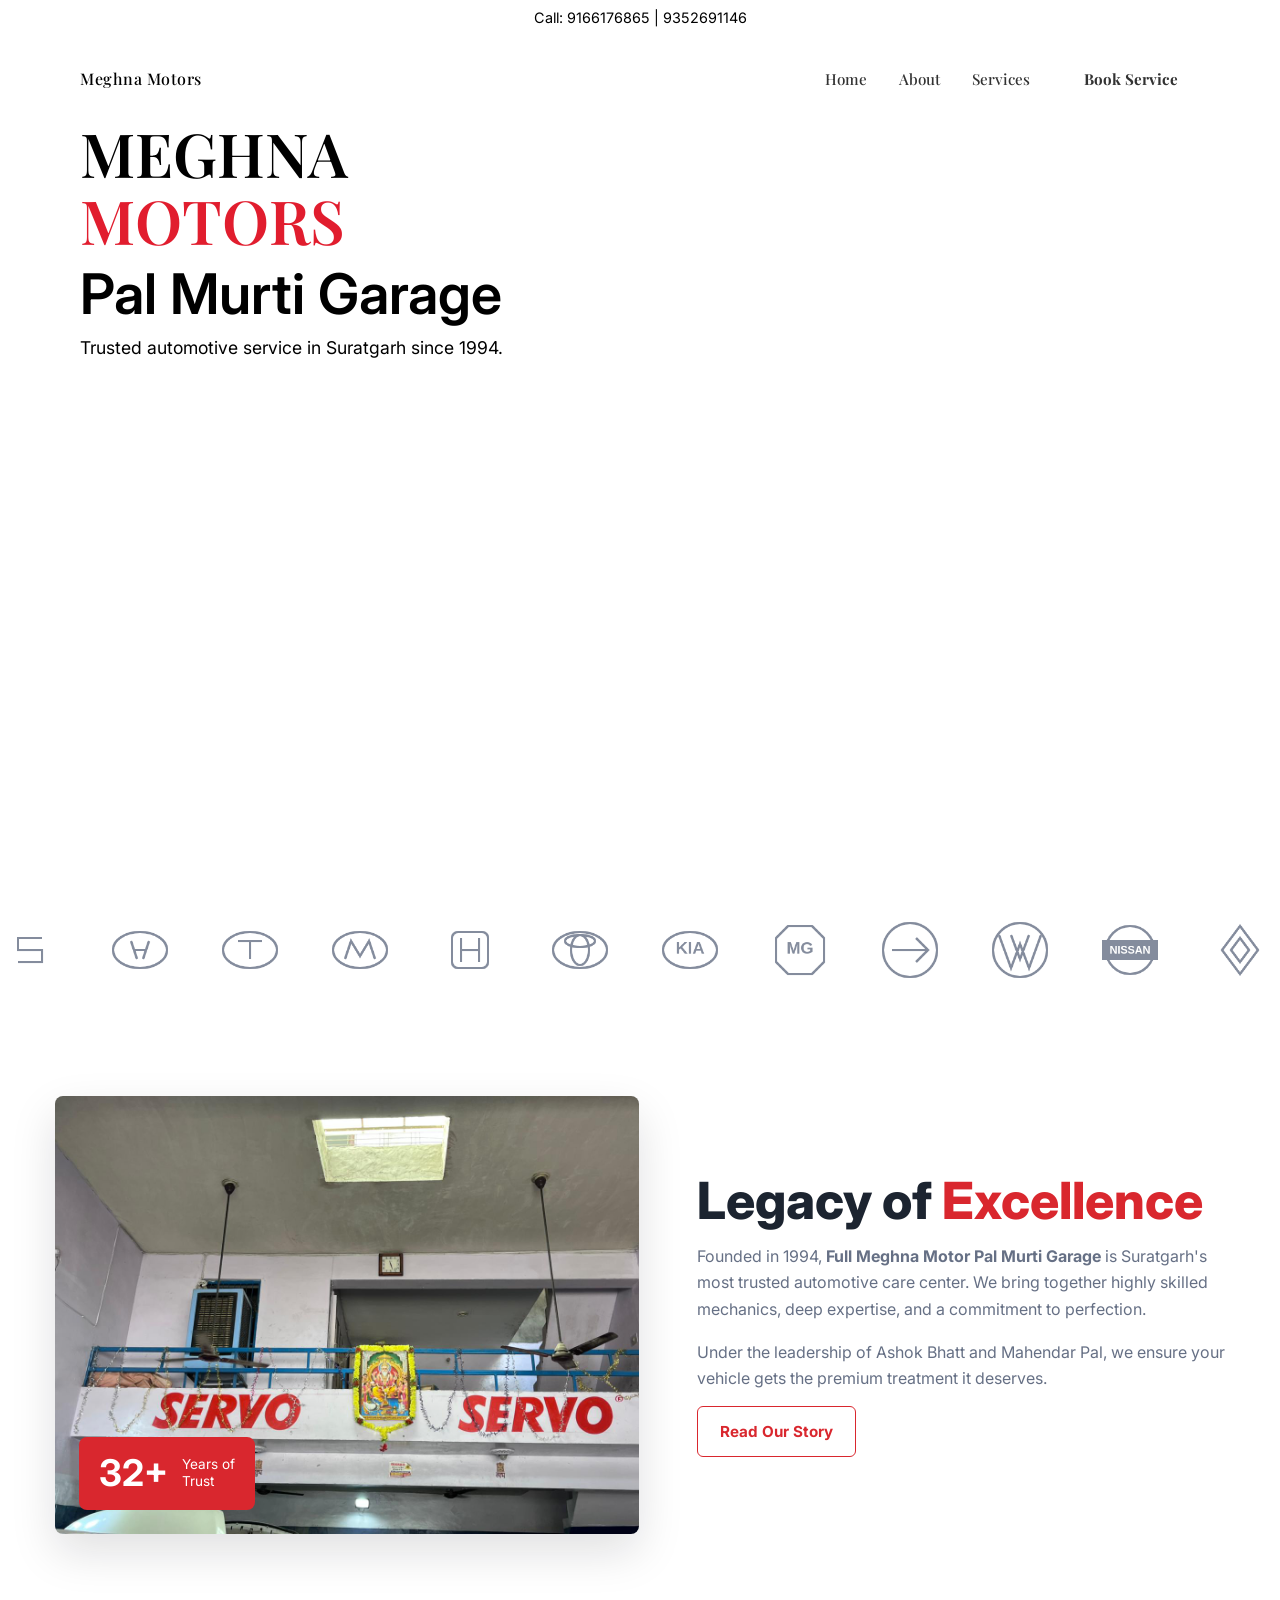
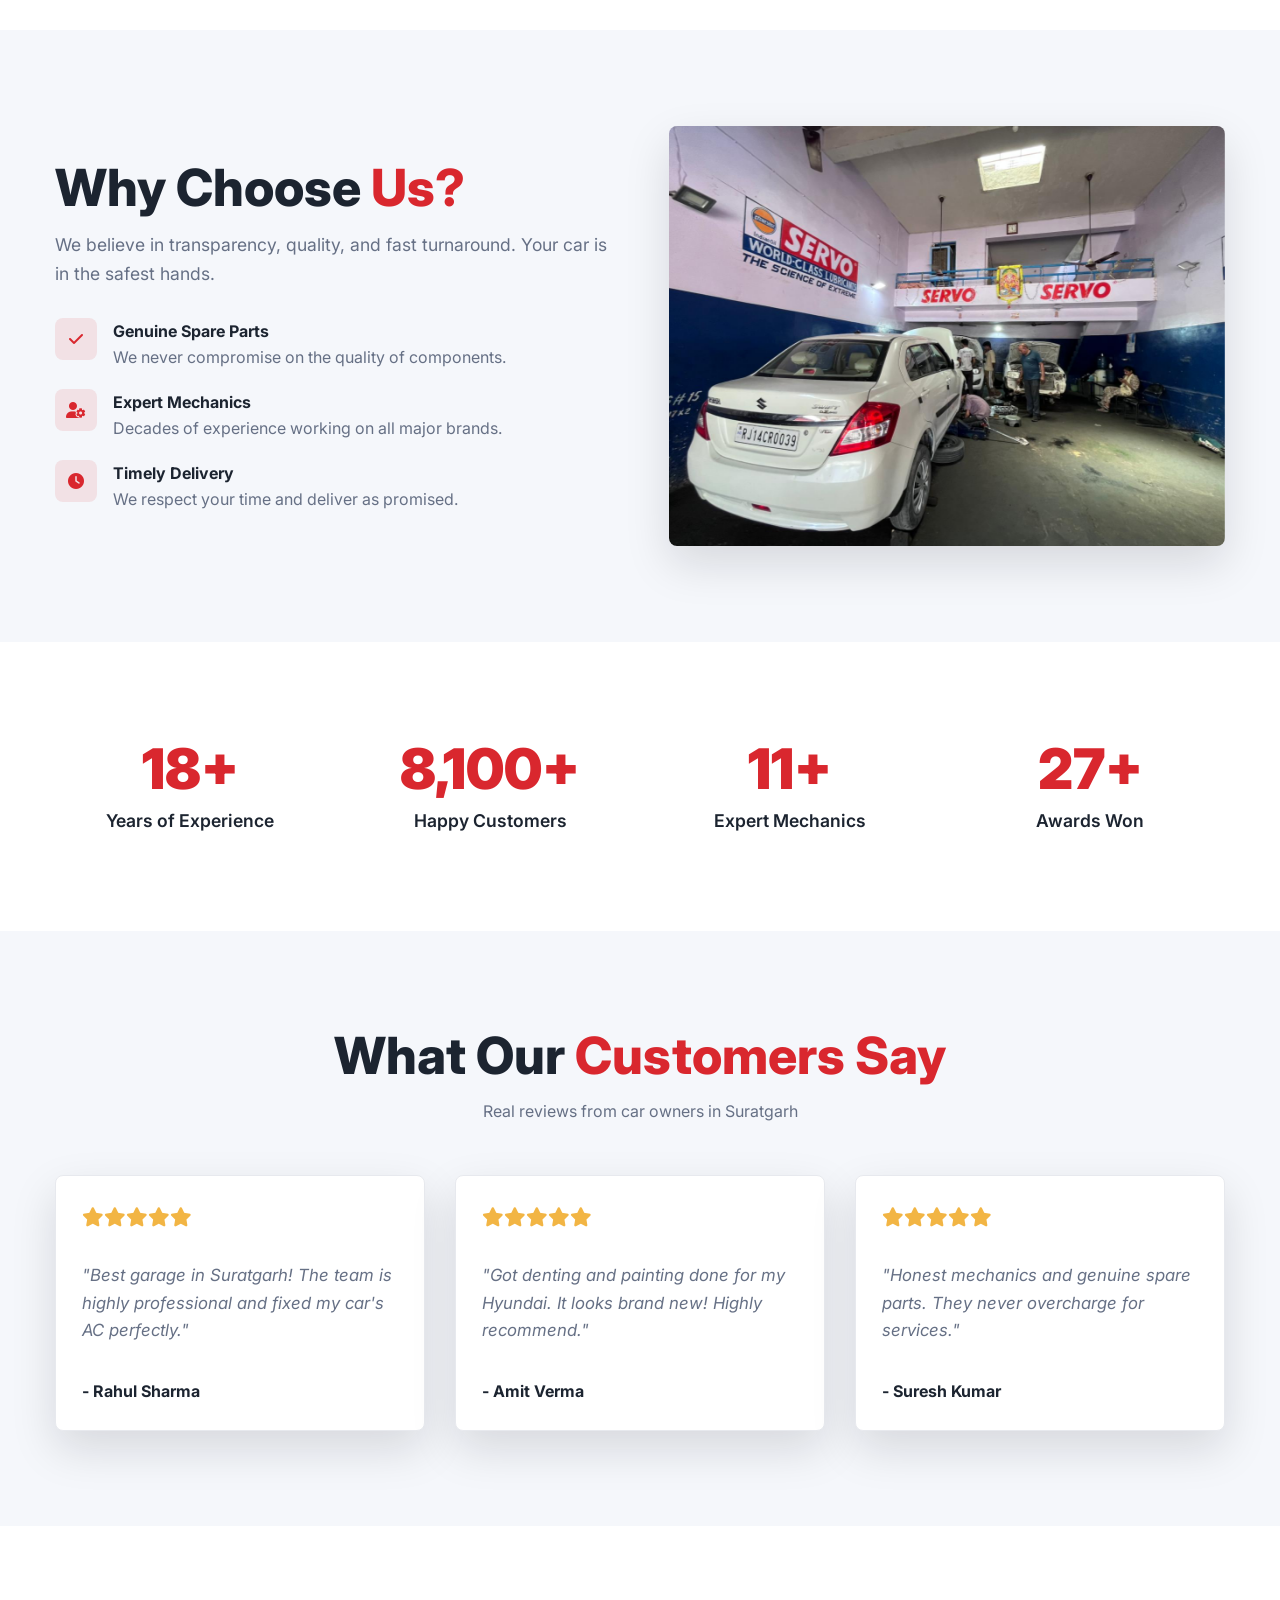
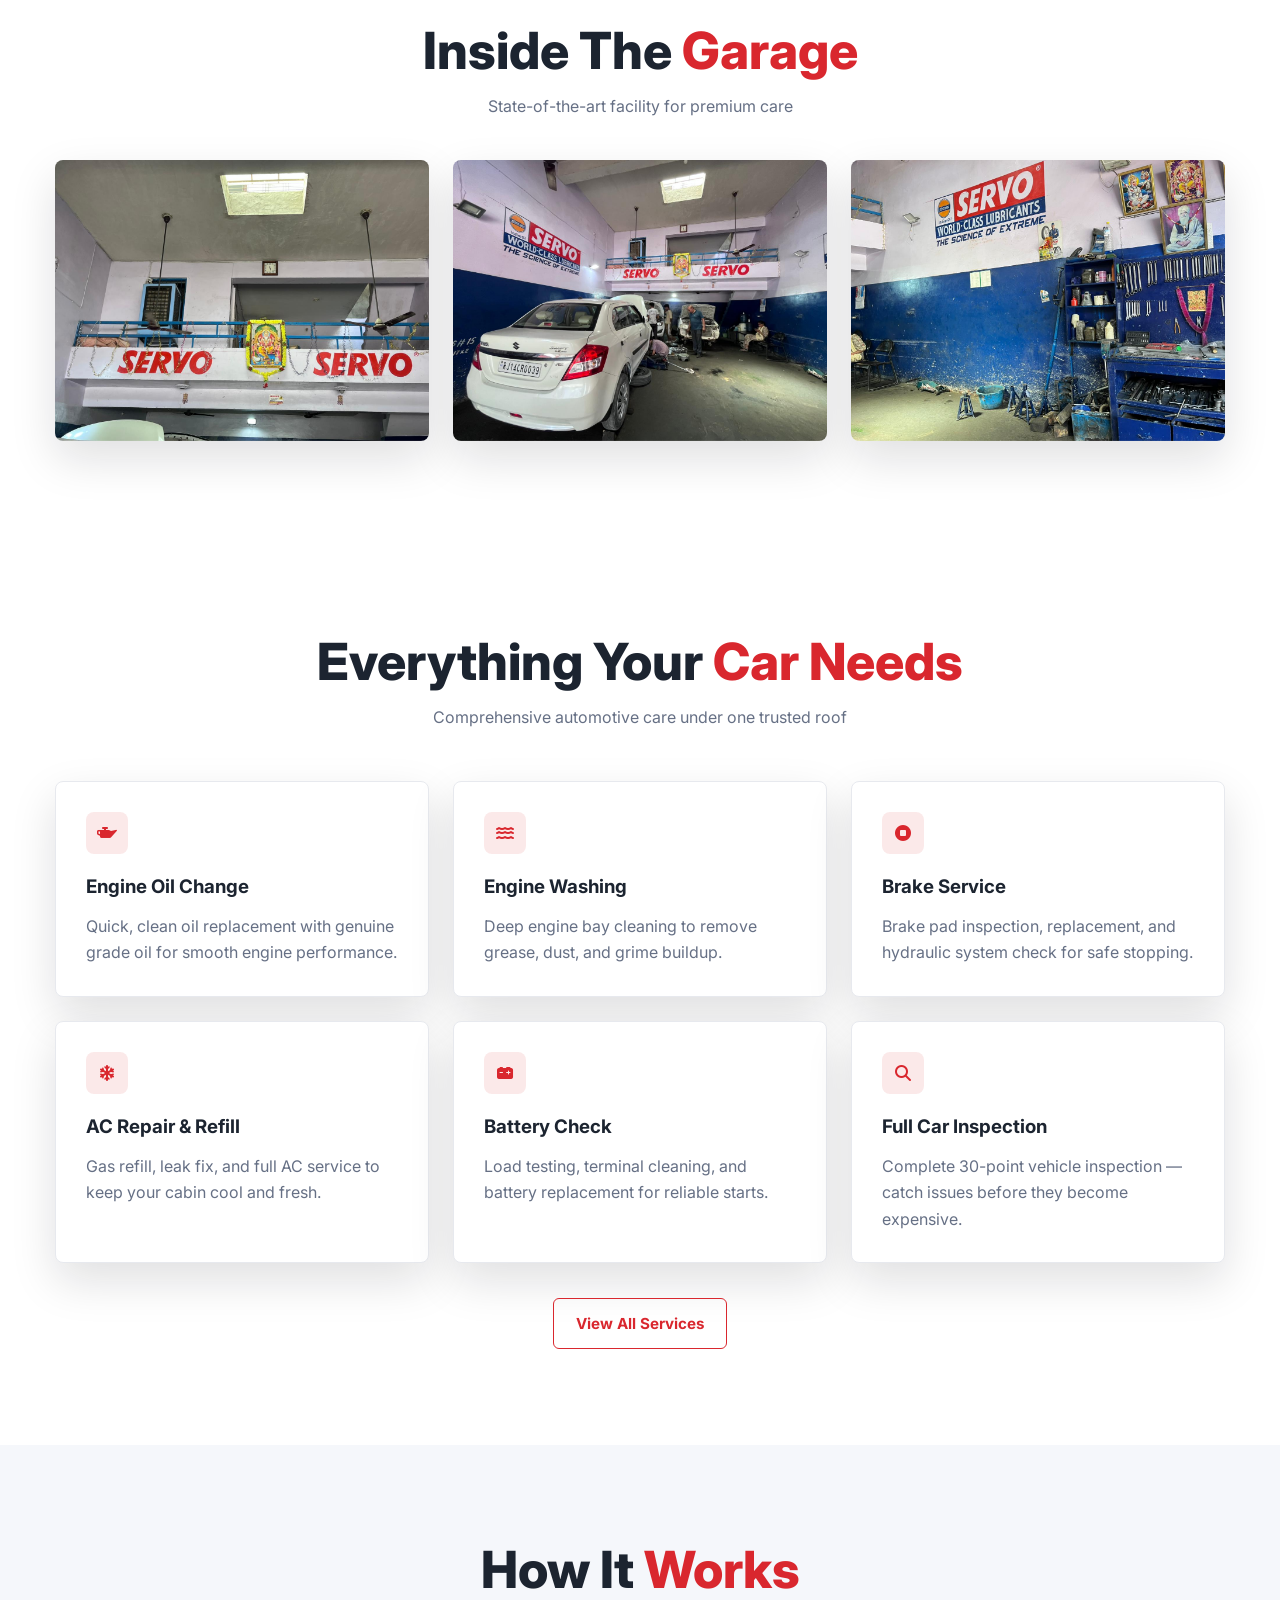
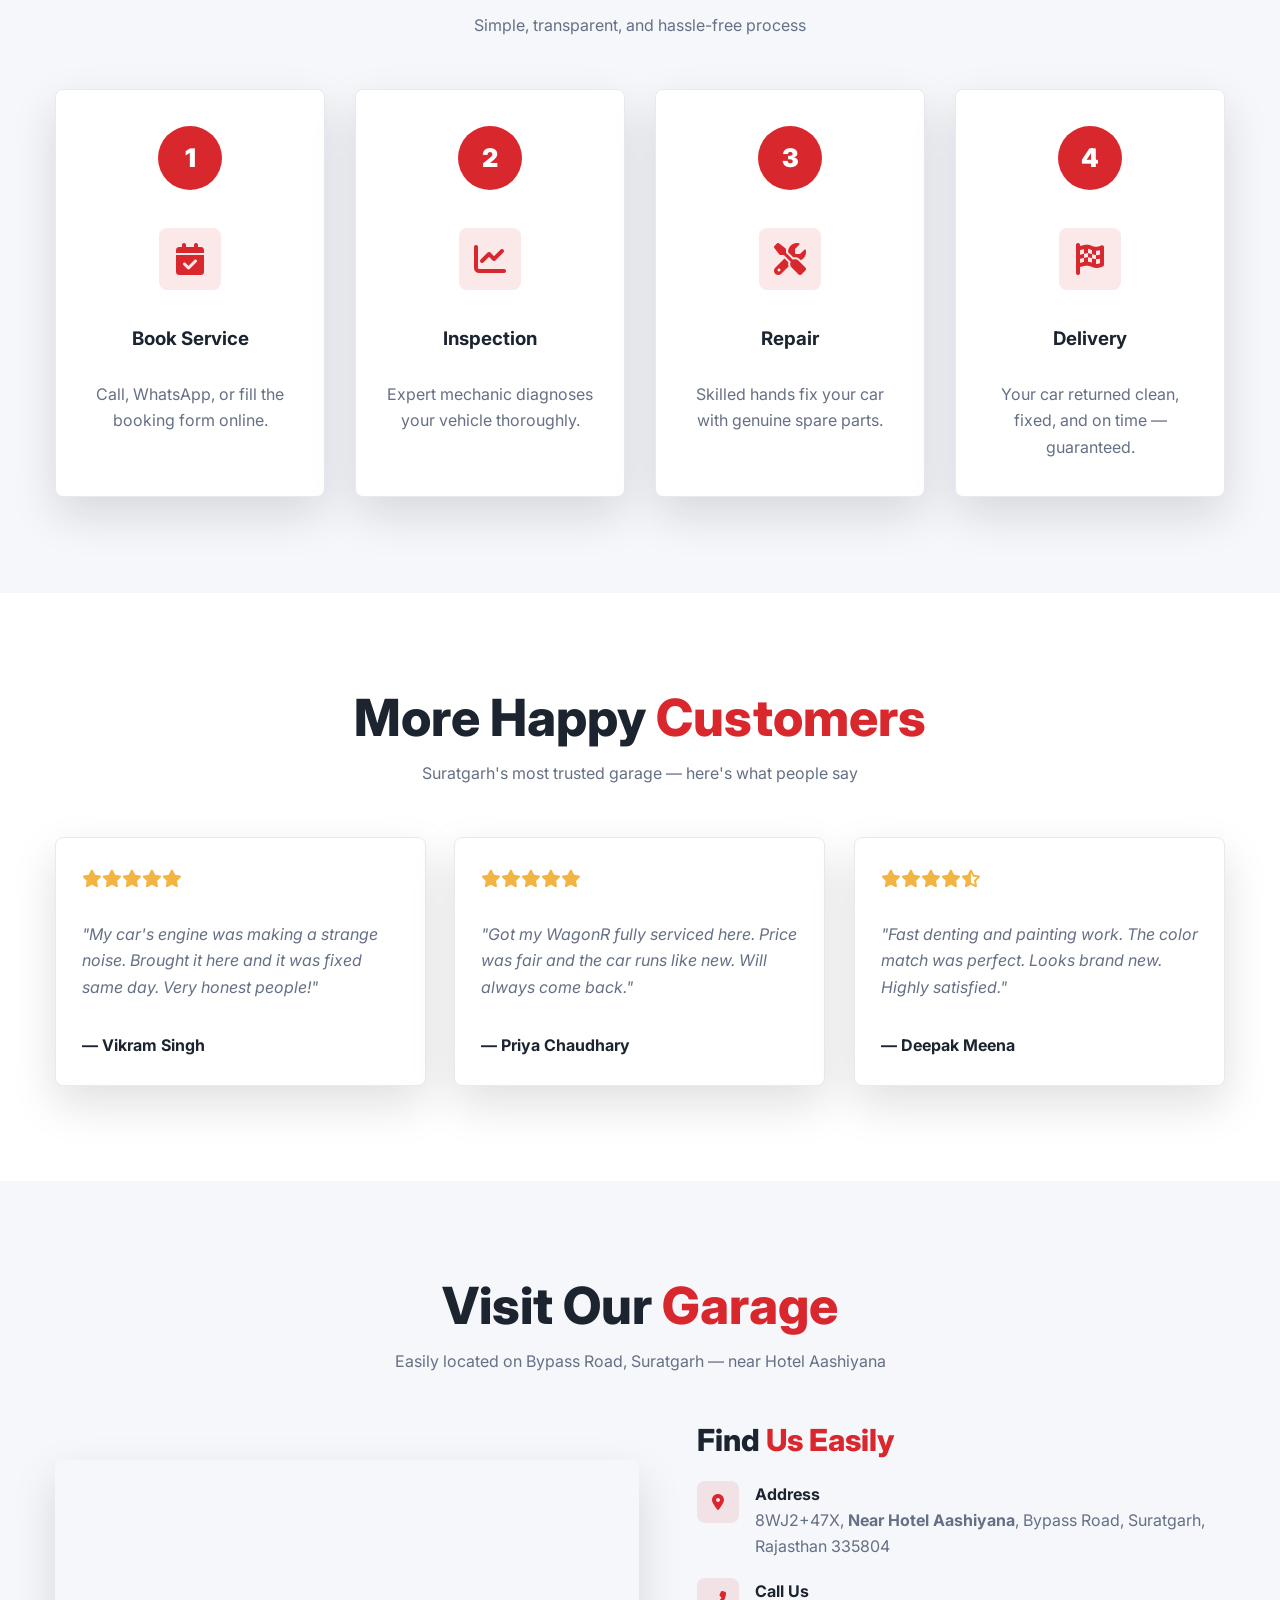
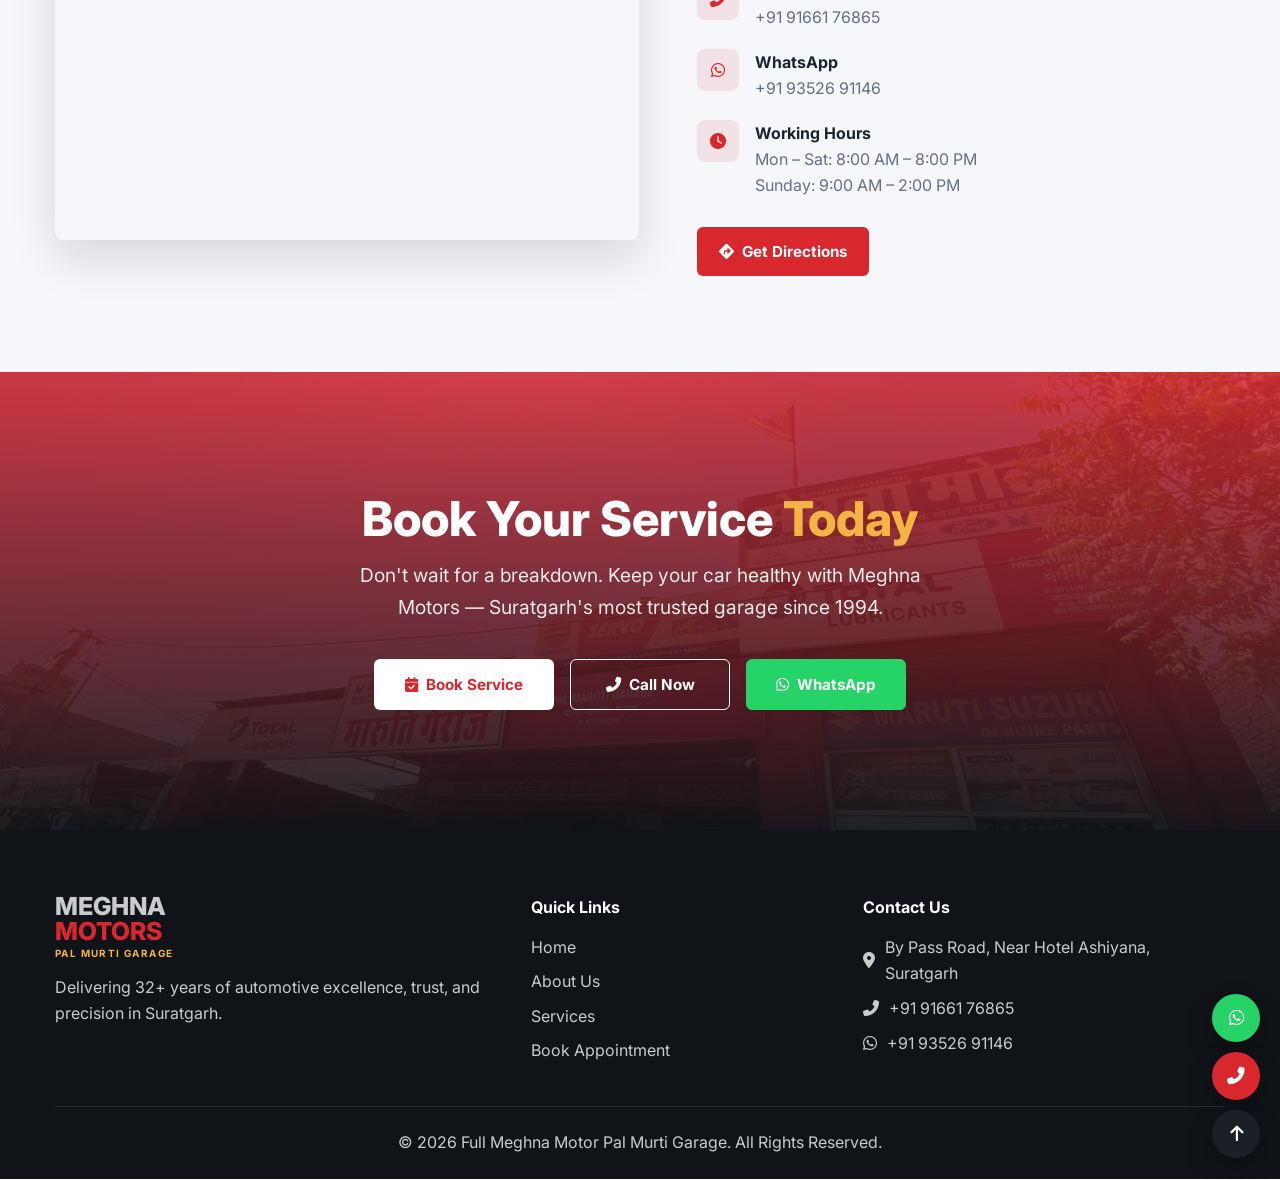
<file: index.html>
<!doctype html>
<html lang="en">
  <head>
    <meta charset="UTF-8" />
    <meta
      name="viewport"
      content="width=device-width, initial-scale=1.0, viewport-fit=cover"
    />
    <meta
      name="description"
      content="Best car service in Suratgarh. 32+ years experience in repair, maintenance, engine work and AC service."
    />
    <meta
      name="keywords"
      content="car service suratgarh, garage suratgarh, car repair suratgarh, Meghna Motor garage"
    />
    <meta name="author" content="Meghna Motor Pal Murti Garage" />
    <meta http-equiv="X-Content-Type-Options" content="nosniff" />
    <meta http-equiv="X-Frame-Options" content="DENY" />
    <meta http-equiv="X-XSS-Protection" content="1; mode=block" />
    <title>Best Car Service in Suratgarh | Meghna Motor Garage</title>
    <link rel="icon" href="./images/favicon.png" />
    <link
      href="https://fonts.googleapis.com/css2?family=Playfair+Display:wght@500;600&family=Inter:wght@400;500&display=swap"
      rel="stylesheet"
    />
    <link
      rel="stylesheet"
      href="https://cdnjs.cloudflare.com/ajax/libs/font-awesome/6.4.0/css/all.min.css"
    />
    <link rel="stylesheet" href="./style.css" />
  </head>

  <body>
    <!-- Top Contact Bar -->
    <div class="top-bar">Call: 9166176865 | 9352691146</div>

    <!-- Sticky Navbar -->
    <nav class="navbar">
      <div class="container">
        <a href="index.html" class="nav-brand"> Meghna Motors </a>
        <div class="nav-links">
          <a href="index.html">Home</a>
          <a href="about.html">About</a>
          <a href="services.html">Services</a>
          <a href="booking.html" class="btn">Book Service</a>
        </div>
        <button class="hamburger" onclick="openMenu()">
          <i class="fa-solid fa-bars-staggered"></i>
        </button>
      </div>
    </nav>

    <!-- Mobile Menu -->
    <div class="mobile-menu">
      <div class="close-menu" onclick="closeMenu()">
        <i class="fa-solid fa-xmark"></i>
      </div>
      <a href="index.html">Home</a>
      <a href="about.html">About</a>
      <a href="services.html">Services</a>
      <a href="booking.html">Booking</a>
    </div>

    <!-- Full Screen Hero -->
    <header class="hero">
      <div class="hero-bg"></div>
      <div class="hero-content">
        <h1>MEGHNA <span>MOTORS</span></h1>
        <h2>Pal Murti Garage</h2>
        <p>Trusted automotive service in Suratgarh since 1994.</p>
      </div>
    </header>

    <!-- Brands Ticker -->
    <div class="brands-wrapper reveal delay-1">
      <div class="brands-track">
        <!-- Group 1 -->
        <svg
          class="brand-logo"
          viewBox="0 0 100 100"
          fill="none"
          stroke="currentColor"
          stroke-width="4"
        >
          <path d="M 70 30 L 30 30 L 30 50 L 70 50 L 70 70 L 30 70" />
        </svg>
        <svg
          class="brand-logo"
          viewBox="0 0 100 100"
          fill="none"
          stroke="currentColor"
          stroke-width="4"
        >
          <ellipse cx="50" cy="50" rx="45" ry="30" />
          <path d="M 35 35 L 45 65 M 65 35 L 55 65 M 40 50 L 60 50" />
        </svg>
        <svg
          class="brand-logo"
          viewBox="0 0 100 100"
          fill="none"
          stroke="currentColor"
          stroke-width="4"
        >
          <ellipse cx="50" cy="50" rx="45" ry="30" />
          <path d="M 30 35 L 70 35 M 50 35 L 50 65" />
        </svg>
        <svg
          class="brand-logo"
          viewBox="0 0 100 100"
          fill="none"
          stroke="currentColor"
          stroke-width="4"
        >
          <ellipse cx="50" cy="50" rx="45" ry="30" />
          <path d="M 25 65 L 35 35 L 50 60 L 65 35 L 75 65" />
        </svg>
        <svg
          class="brand-logo"
          viewBox="0 0 100 100"
          fill="none"
          stroke="currentColor"
          stroke-width="4"
        >
          <rect x="20" y="20" width="60" height="60" rx="10" />
          <path d="M 35 30 L 35 70 M 65 30 L 65 70 M 35 50 L 65 50" />
        </svg>
        <svg
          class="brand-logo"
          viewBox="0 0 100 100"
          fill="none"
          stroke="currentColor"
          stroke-width="4"
        >
          <ellipse cx="50" cy="50" rx="45" ry="30" />
          <ellipse cx="50" cy="50" rx="15" ry="25" />
          <ellipse cx="50" cy="35" rx="25" ry="10" />
        </svg>
        <svg
          class="brand-logo"
          viewBox="0 0 100 100"
          fill="none"
          stroke="currentColor"
          stroke-width="4"
        >
          <ellipse cx="50" cy="50" rx="45" ry="30" />
          <text
            x="50"
            y="56"
            font-size="28"
            text-anchor="middle"
            stroke="none"
            fill="currentColor"
            font-family="sans-serif"
            font-weight="bold"
          >
            KIA
          </text>
        </svg>
        <svg
          class="brand-logo"
          viewBox="0 0 100 100"
          fill="none"
          stroke="currentColor"
          stroke-width="4"
        >
          <polygon points="30,10 70,10 90,30 90,70 70,90 30,90 10,70 10,30" />
          <text
            x="50"
            y="56"
            font-size="28"
            text-anchor="middle"
            stroke="none"
            fill="currentColor"
            font-family="sans-serif"
            font-weight="bold"
          >
            MG
          </text>
        </svg>
        <svg
          class="brand-logo"
          viewBox="0 0 100 100"
          fill="none"
          stroke="currentColor"
          stroke-width="4"
        >
          <circle cx="50" cy="50" r="45" />
          <path d="M 20 50 L 80 50 M 60 30 L 80 50 L 60 70" />
        </svg>
        <svg
          class="brand-logo"
          viewBox="0 0 100 100"
          fill="none"
          stroke="currentColor"
          stroke-width="4"
        >
          <circle cx="50" cy="50" r="45" />
          <path
            d="M 15 25 L 35 80 L 50 40 L 65 80 L 85 25 M 35 25 L 50 65 L 65 25"
          />
        </svg>
        <svg
          class="brand-logo"
          viewBox="0 0 100 100"
          fill="none"
          stroke="currentColor"
          stroke-width="4"
        >
          <circle cx="50" cy="50" r="40" />
          <rect
            x="5"
            y="35"
            width="90"
            height="30"
            fill="currentColor"
            stroke="currentColor"
          />
          <text
            x="50"
            y="56"
            font-size="18"
            text-anchor="middle"
            stroke="none"
            fill="#ffffff"
            font-family="sans-serif"
            font-weight="bold"
          >
            NISSAN
          </text>
        </svg>
        <svg
          class="brand-logo"
          viewBox="0 0 100 100"
          fill="none"
          stroke="currentColor"
          stroke-width="4"
        >
          <polygon points="50,10 80,50 50,90 20,50" />
          <polygon points="50,30 65,50 50,70 35,50" />
        </svg>
        <!-- Group 2 -->
        <svg
          class="brand-logo"
          viewBox="0 0 100 100"
          fill="none"
          stroke="currentColor"
          stroke-width="4"
        >
          <path d="M 70 30 L 30 30 L 30 50 L 70 50 L 70 70 L 30 70" />
        </svg>
        <svg
          class="brand-logo"
          viewBox="0 0 100 100"
          fill="none"
          stroke="currentColor"
          stroke-width="4"
        >
          <ellipse cx="50" cy="50" rx="45" ry="30" />
          <path d="M 35 35 L 45 65 M 65 35 L 55 65 M 40 50 L 60 50" />
        </svg>
        <svg
          class="brand-logo"
          viewBox="0 0 100 100"
          fill="none"
          stroke="currentColor"
          stroke-width="4"
        >
          <ellipse cx="50" cy="50" rx="45" ry="30" />
          <path d="M 30 35 L 70 35 M 50 35 L 50 65" />
        </svg>
        <svg
          class="brand-logo"
          viewBox="0 0 100 100"
          fill="none"
          stroke="currentColor"
          stroke-width="4"
        >
          <ellipse cx="50" cy="50" rx="45" ry="30" />
          <path d="M 25 65 L 35 35 L 50 60 L 65 35 L 75 65" />
        </svg>
        <svg
          class="brand-logo"
          viewBox="0 0 100 100"
          fill="none"
          stroke="currentColor"
          stroke-width="4"
        >
          <rect x="20" y="20" width="60" height="60" rx="10" />
          <path d="M 35 30 L 35 70 M 65 30 L 65 70 M 35 50 L 65 50" />
        </svg>
        <svg
          class="brand-logo"
          viewBox="0 0 100 100"
          fill="none"
          stroke="currentColor"
          stroke-width="4"
        >
          <ellipse cx="50" cy="50" rx="45" ry="30" />
          <ellipse cx="50" cy="50" rx="15" ry="25" />
          <ellipse cx="50" cy="35" rx="25" ry="10" />
        </svg>
        <svg
          class="brand-logo"
          viewBox="0 0 100 100"
          fill="none"
          stroke="currentColor"
          stroke-width="4"
        >
          <ellipse cx="50" cy="50" rx="45" ry="30" />
          <text
            x="50"
            y="56"
            font-size="28"
            text-anchor="middle"
            stroke="none"
            fill="currentColor"
            font-family="sans-serif"
            font-weight="bold"
          >
            KIA
          </text>
        </svg>
        <svg
          class="brand-logo"
          viewBox="0 0 100 100"
          fill="none"
          stroke="currentColor"
          stroke-width="4"
        >
          <polygon points="30,10 70,10 90,30 90,70 70,90 30,90 10,70 10,30" />
          <text
            x="50"
            y="56"
            font-size="28"
            text-anchor="middle"
            stroke="none"
            fill="currentColor"
            font-family="sans-serif"
            font-weight="bold"
          >
            MG
          </text>
        </svg>
        <svg
          class="brand-logo"
          viewBox="0 0 100 100"
          fill="none"
          stroke="currentColor"
          stroke-width="4"
        >
          <circle cx="50" cy="50" r="45" />
          <path d="M 20 50 L 80 50 M 60 30 L 80 50 L 60 70" />
        </svg>
        <svg
          class="brand-logo"
          viewBox="0 0 100 100"
          fill="none"
          stroke="currentColor"
          stroke-width="4"
        >
          <circle cx="50" cy="50" r="45" />
          <path
            d="M 15 25 L 35 80 L 50 40 L 65 80 L 85 25 M 35 25 L 50 65 L 65 25"
          />
        </svg>
        <svg
          class="brand-logo"
          viewBox="0 0 100 100"
          fill="none"
          stroke="currentColor"
          stroke-width="4"
        >
          <circle cx="50" cy="50" r="40" />
          <rect
            x="5"
            y="35"
            width="90"
            height="30"
            fill="currentColor"
            stroke="currentColor"
          />
          <text
            x="50"
            y="56"
            font-size="18"
            text-anchor="middle"
            stroke="none"
            fill="#ffffff"
            font-family="sans-serif"
            font-weight="bold"
          >
            NISSAN
          </text>
        </svg>
        <svg
          class="brand-logo"
          viewBox="0 0 100 100"
          fill="none"
          stroke="currentColor"
          stroke-width="4"
        >
          <polygon points="50,10 80,50 50,90 20,50" />
          <polygon points="50,30 65,50 50,70 35,50" />
        </svg>
      </div>
    </div>

    <!-- About Preview -->
    <section class="section">
      <div class="container">
        <div class="about-grid">
          <div class="about-img-wrap reveal">
            <img
              src="./images/interior/1.png"
              alt="Garage Interior"
              loading="lazy"
            />
            <div class="exp-badge">
              <h3>32+</h3>
              <p>Years of<br />Trust</p>
            </div>
          </div>

          <div class="about-text reveal delay-1">
            <h2>Legacy of <span class="text-accent">Excellence</span></h2>
            <p>
              Founded in 1994,
              <strong>Full Meghna Motor Pal Murti Garage</strong> is Suratgarh's
              most trusted automotive care center. We bring together highly
              skilled mechanics, deep expertise, and a commitment to perfection.
            </p>
            <p>
              Under the leadership of Ashok Bhatt and Mahendar Pal, we ensure
              your vehicle gets the premium treatment it deserves.
            </p>
            <a
              href="about.html"
              class="btn btn-outline"
              style="margin-top: 15px"
              >Read Our Story</a
            >
          </div>
        </div>
      </div>
    </section>

    <!-- Why Choose Us -->
    <section class="section bg-alt">
      <div class="container">
        <div class="about-grid" style="grid-template-columns: 1fr 1fr">
          <div class="reveal">
            <h2>Why Choose <span class="text-accent">Us?</span></h2>
            <p
              style="
                color: var(--text-muted);
                font-size: 1.1rem;
                margin-bottom: 30px;
              "
            >
              We believe in transparency, quality, and fast turnaround. Your car
              is in the safest hands.
            </p>

            <div class="features-list">
              <div class="feature-item">
                <div class="feature-icon"><i class="fas fa-check"></i></div>
                <div>
                  <h4>Genuine Spare Parts</h4>
                  <p style="color: var(--text-muted)">
                    We never compromise on the quality of components.
                  </p>
                </div>
              </div>
              <div class="feature-item">
                <div class="feature-icon"><i class="fas fa-user-cog"></i></div>
                <div>
                  <h4>Expert Mechanics</h4>
                  <p style="color: var(--text-muted)">
                    Decades of experience working on all major brands.
                  </p>
                </div>
              </div>
              <div class="feature-item">
                <div class="feature-icon"><i class="fas fa-clock"></i></div>
                <div>
                  <h4>Timely Delivery</h4>
                  <p style="color: var(--text-muted)">
                    We respect your time and deliver as promised.
                  </p>
                </div>
              </div>
            </div>
          </div>
          <div class="about-img-wrap reveal-right delay-1">
            <img
              src="./images/interior/2.png"
              alt="Expert Mechanics"
              loading="lazy"
            />
          </div>
        </div>
      </div>
    </section>

    <!-- Experience Counter -->
    <section class="section">
      <div class="container">
        <div
          style="
            display: grid;
            grid-template-columns: repeat(auto-fit, minmax(200px, 1fr));
            gap: 30px;
            text-align: center;
          "
        >
          <div class="reveal">
            <h2
              style="
                font-size: 3.5rem;
                color: var(--accent);
                margin-bottom: 5px;
                font-weight: 900;
              "
            >
              <span class="counter" data-target="32">0</span>+
            </h2>
            <p style="font-size: 1.1rem; font-weight: 600; color: var(--text)">
              Years of Experience
            </p>
          </div>
          <div class="reveal delay-1">
            <h2
              style="
                font-size: 3.5rem;
                color: var(--accent);
                margin-bottom: 5px;
                font-weight: 900;
              "
            >
              <span class="counter" data-target="15000">0</span>+
            </h2>
            <p style="font-size: 1.1rem; font-weight: 600; color: var(--text)">
              Happy Customers
            </p>
          </div>
          <div class="reveal delay-2">
            <h2
              style="
                font-size: 3.5rem;
                color: var(--accent);
                margin-bottom: 5px;
                font-weight: 900;
              "
            >
              <span class="counter" data-target="20">0</span>+
            </h2>
            <p style="font-size: 1.1rem; font-weight: 600; color: var(--text)">
              Expert Mechanics
            </p>
          </div>
          <div class="reveal delay-2">
            <h2
              style="
                font-size: 3.5rem;
                color: var(--accent);
                margin-bottom: 5px;
                font-weight: 900;
              "
            >
              <span class="counter" data-target="50">0</span>+
            </h2>
            <p style="font-size: 1.1rem; font-weight: 600; color: var(--text)">
              Awards Won
            </p>
          </div>
        </div>
      </div>
    </section>

    <!-- Testimonials -->
    <section class="section bg-alt">
      <div class="container">
        <div style="text-align: center; margin-bottom: 50px" class="reveal">
          <h2>What Our <span class="text-accent">Customers Say</span></h2>
          <p style="color: var(--text-muted)">
            Real reviews from car owners in Suratgarh
          </p>
        </div>
        <div
          style="
            display: grid;
            grid-template-columns: repeat(auto-fit, minmax(300px, 1fr));
            gap: 30px;
          "
        >
          <div
            class="qs-card reveal"
            style="flex-direction: column; align-items: flex-start"
          >
            <div
              style="color: var(--gold); margin-bottom: 10px; font-size: 1.2rem"
            >
              <i class="fas fa-star"></i><i class="fas fa-star"></i
              ><i class="fas fa-star"></i><i class="fas fa-star"></i
              ><i class="fas fa-star"></i>
            </div>
            <p
              style="
                font-style: italic;
                margin-bottom: 15px;
                font-size: 1.05rem;
              "
            >
              "Best garage in Suratgarh! The team is highly professional and
              fixed my car's AC perfectly."
            </p>
            <h4 style="font-weight: 700">- Rahul Sharma</h4>
          </div>
          <div
            class="qs-card reveal delay-1"
            style="flex-direction: column; align-items: flex-start"
          >
            <div
              style="color: var(--gold); margin-bottom: 10px; font-size: 1.2rem"
            >
              <i class="fas fa-star"></i><i class="fas fa-star"></i
              ><i class="fas fa-star"></i><i class="fas fa-star"></i
              ><i class="fas fa-star"></i>
            </div>
            <p
              style="
                font-style: italic;
                margin-bottom: 15px;
                font-size: 1.05rem;
              "
            >
              "Got denting and painting done for my Hyundai. It looks brand new!
              Highly recommend."
            </p>
            <h4 style="font-weight: 700">- Amit Verma</h4>
          </div>
          <div
            class="qs-card reveal delay-2"
            style="flex-direction: column; align-items: flex-start"
          >
            <div
              style="color: var(--gold); margin-bottom: 10px; font-size: 1.2rem"
            >
              <i class="fas fa-star"></i><i class="fas fa-star"></i
              ><i class="fas fa-star"></i><i class="fas fa-star"></i
              ><i class="fas fa-star"></i>
            </div>
            <p
              style="
                font-style: italic;
                margin-bottom: 15px;
                font-size: 1.05rem;
              "
            >
              "Honest mechanics and genuine spare parts. They never overcharge
              for services."
            </p>
            <h4 style="font-weight: 700">- Suresh Kumar</h4>
          </div>
        </div>
      </div>
    </section>

    <!-- Gallery Preview -->
    <section class="section">
      <div class="container">
        <div style="text-align: center; margin-bottom: 40px" class="reveal">
          <h2>Inside The <span class="text-accent">Garage</span></h2>
          <p style="color: var(--text-muted)">
            State-of-the-art facility for premium care
          </p>
        </div>

        <div class="gallery-grid">
          <div class="gallery-item reveal-left">
            <img
              src="./images/interior/1.png"
              alt="Workspace 1"
              loading="lazy"
            />
          </div>
          <div class="gallery-item reveal-zoom delay-1">
            <img
              src="./images/interior/2.png"
              alt="Workspace 2"
              loading="lazy"
            />
          </div>
          <div class="gallery-item reveal-right delay-2">
            <img
              src="./images/interior/3.png"
              alt="Workspace 3"
              loading="lazy"
            />
          </div>
        </div>
      </div>
    </section>

    <!-- Services Highlight -->
    <section class="section">
      <div class="container">
        <div style="text-align: center; margin-bottom: 50px" class="reveal">
          <h2>Everything Your <span class="text-accent">Car Needs</span></h2>
          <p style="color: var(--text-muted)">
            Comprehensive automotive care under one trusted roof
          </p>
        </div>
        <div class="service-grid">
          <div class="service-card reveal">
            <div class="feature-icon"><i class="fas fa-oil-can"></i></div>
            <h3>Engine Oil Change</h3>
            <p style="color: var(--text-muted)">
              Quick, clean oil replacement with genuine grade oil for smooth
              engine performance.
            </p>
          </div>
          <div class="service-card reveal delay-1">
            <div class="feature-icon"><i class="fas fa-water"></i></div>
            <h3>Engine Washing</h3>
            <p style="color: var(--text-muted)">
              Deep engine bay cleaning to remove grease, dust, and grime
              buildup.
            </p>
          </div>
          <div class="service-card reveal delay-2">
            <div class="feature-icon"><i class="fas fa-circle-stop"></i></div>
            <h3>Brake Service</h3>
            <p style="color: var(--text-muted)">
              Brake pad inspection, replacement, and hydraulic system check for
              safe stopping.
            </p>
          </div>
          <div class="service-card reveal">
            <div class="feature-icon"><i class="fas fa-snowflake"></i></div>
            <h3>AC Repair &amp; Refill</h3>
            <p style="color: var(--text-muted)">
              Gas refill, leak fix, and full AC service to keep your cabin cool
              and fresh.
            </p>
          </div>
          <div class="service-card reveal delay-1">
            <div class="feature-icon"><i class="fas fa-car-battery"></i></div>
            <h3>Battery Check</h3>
            <p style="color: var(--text-muted)">
              Load testing, terminal cleaning, and battery replacement for
              reliable starts.
            </p>
          </div>
          <div class="service-card reveal delay-2">
            <div class="feature-icon"><i class="fas fa-search"></i></div>
            <h3>Full Car Inspection</h3>
            <p style="color: var(--text-muted)">
              Complete 30-point vehicle inspection — catch issues before they
              become expensive.
            </p>
          </div>
        </div>
        <div style="text-align: center; margin-top: 36px" class="reveal">
          <a href="services.html" class="btn btn-outline">View All Services</a>
        </div>
      </div>
    </section>

    <!-- How It Works -->
    <section class="section bg-alt">
      <div class="container">
        <div style="text-align: center; margin-bottom: 50px" class="reveal">
          <h2>How It <span class="text-accent">Works</span></h2>
          <p style="color: var(--text-muted)">
            Simple, transparent, and hassle-free process
          </p>
        </div>
        <div
          style="
            display: grid;
            grid-template-columns: repeat(auto-fit, minmax(220px, 1fr));
            gap: 30px;
          "
        >
          <div
            class="qs-card reveal"
            style="
              flex-direction: column;
              align-items: center;
              text-align: center;
              padding: 36px 26px;
            "
          >
            <div
              style="
                width: 64px;
                height: 64px;
                border-radius: 50%;
                background: var(--accent);
                color: #fff;
                display: inline-flex;
                align-items: center;
                justify-content: center;
                font-size: 1.6rem;
                font-weight: 900;
                margin-bottom: 20px;
              "
            >
              1
            </div>
            <div class="qs-icon" style="margin-bottom: 16px">
              <i class="fas fa-calendar-check"></i>
            </div>
            <h3 style="margin-bottom: 8px">Book Service</h3>
            <p style="color: var(--text-muted)">
              Call, WhatsApp, or fill the booking form online.
            </p>
          </div>
          <div
            class="qs-card reveal delay-1"
            style="
              flex-direction: column;
              align-items: center;
              text-align: center;
              padding: 36px 26px;
            "
          >
            <div
              style="
                width: 64px;
                height: 64px;
                border-radius: 50%;
                background: var(--accent);
                color: #fff;
                display: inline-flex;
                align-items: center;
                justify-content: center;
                font-size: 1.6rem;
                font-weight: 900;
                margin-bottom: 20px;
              "
            >
              2
            </div>
            <div class="qs-icon" style="margin-bottom: 16px">
              <i class="fas fa-chart-line"></i>
            </div>
            <h3 style="margin-bottom: 8px">Inspection</h3>
            <p style="color: var(--text-muted)">
              Expert mechanic diagnoses your vehicle thoroughly.
            </p>
          </div>
          <div
            class="qs-card reveal delay-2"
            style="
              flex-direction: column;
              align-items: center;
              text-align: center;
              padding: 36px 26px;
            "
          >
            <div
              style="
                width: 64px;
                height: 64px;
                border-radius: 50%;
                background: var(--accent);
                color: #fff;
                display: inline-flex;
                align-items: center;
                justify-content: center;
                font-size: 1.6rem;
                font-weight: 900;
                margin-bottom: 20px;
              "
            >
              3
            </div>
            <div class="qs-icon" style="margin-bottom: 16px">
              <i class="fas fa-screwdriver-wrench"></i>
            </div>
            <h3 style="margin-bottom: 8px">Repair</h3>
            <p style="color: var(--text-muted)">
              Skilled hands fix your car with genuine spare parts.
            </p>
          </div>
          <div
            class="qs-card reveal delay-2"
            style="
              flex-direction: column;
              align-items: center;
              text-align: center;
              padding: 36px 26px;
            "
          >
            <div
              style="
                width: 64px;
                height: 64px;
                border-radius: 50%;
                background: var(--accent);
                color: #fff;
                display: inline-flex;
                align-items: center;
                justify-content: center;
                font-size: 1.6rem;
                font-weight: 900;
                margin-bottom: 20px;
              "
            >
              4
            </div>
            <div class="qs-icon" style="margin-bottom: 16px">
              <i class="fas fa-flag-checkered"></i>
            </div>
            <h3 style="margin-bottom: 8px">Delivery</h3>
            <p style="color: var(--text-muted)">
              Your car returned clean, fixed, and on time — guaranteed.
            </p>
          </div>
        </div>
      </div>
    </section>

    <!-- Extra Reviews -->
    <section class="section">
      <div class="container">
        <div style="text-align: center; margin-bottom: 50px" class="reveal">
          <h2>More Happy <span class="text-accent">Customers</span></h2>
          <p style="color: var(--text-muted)">
            Suratgarh's most trusted garage — here's what people say
          </p>
        </div>
        <div
          style="
            display: grid;
            grid-template-columns: repeat(auto-fit, minmax(280px, 1fr));
            gap: 28px;
          "
        >
          <div
            class="qs-card reveal"
            style="flex-direction: column; align-items: flex-start"
          >
            <div
              style="color: var(--gold); margin-bottom: 10px; font-size: 1.1rem"
            >
              <i class="fas fa-star"></i><i class="fas fa-star"></i
              ><i class="fas fa-star"></i><i class="fas fa-star"></i
              ><i class="fas fa-star"></i>
            </div>
            <p style="font-style: italic; margin-bottom: 14px">
              "My car's engine was making a strange noise. Brought it here and
              it was fixed same day. Very honest people!"
            </p>
            <h4 style="font-weight: 700">— Vikram Singh</h4>
          </div>
          <div
            class="qs-card reveal delay-1"
            style="flex-direction: column; align-items: flex-start"
          >
            <div
              style="color: var(--gold); margin-bottom: 10px; font-size: 1.1rem"
            >
              <i class="fas fa-star"></i><i class="fas fa-star"></i
              ><i class="fas fa-star"></i><i class="fas fa-star"></i
              ><i class="fas fa-star"></i>
            </div>
            <p style="font-style: italic; margin-bottom: 14px">
              "Got my WagonR fully serviced here. Price was fair and the car
              runs like new. Will always come back."
            </p>
            <h4 style="font-weight: 700">— Priya Chaudhary</h4>
          </div>
          <div
            class="qs-card reveal delay-2"
            style="flex-direction: column; align-items: flex-start"
          >
            <div
              style="color: var(--gold); margin-bottom: 10px; font-size: 1.1rem"
            >
              <i class="fas fa-star"></i><i class="fas fa-star"></i
              ><i class="fas fa-star"></i><i class="fas fa-star"></i
              ><i class="fas fa-star-half-stroke"></i>
            </div>
            <p style="font-style: italic; margin-bottom: 14px">
              "Fast denting and painting work. The color match was perfect.
              Looks brand new. Highly satisfied."
            </p>
            <h4 style="font-weight: 700">— Deepak Meena</h4>
          </div>
        </div>
      </div>
    </section>

    <!-- Location Section -->
    <section class="section bg-alt">
      <div class="container">
        <div style="text-align: center; margin-bottom: 48px" class="reveal">
          <h2>Visit Our <span class="text-accent">Garage</span></h2>
          <p style="color: var(--text-muted)">
            Easily located on Bypass Road, Suratgarh — near Hotel Aashiyana
          </p>
        </div>
        <div class="about-grid">
          <div
            class="reveal"
            style="
              border-radius: 8px;
              overflow: hidden;
              box-shadow: var(--shadow);
              min-height: 360px;
            "
          >
            <iframe
              src="https://www.google.com/maps?q=8WJ2+47X,Suratgarh,Rajasthan&z=15&output=embed"
              width="100%"
              height="380"
              style="border: 0; display: block"
              allowfullscreen=""
              loading="lazy"
              referrerpolicy="no-referrer-when-downgrade"
              title="Meghna Motors Location"
            ></iframe>
          </div>
          <div class="about-text reveal delay-1">
            <h2 style="font-size: 1.9rem">
              Find <span class="text-accent">Us Easily</span>
            </h2>
            <div class="features-list" style="margin-top: 24px">
              <div class="feature-item">
                <div class="feature-icon">
                  <i class="fas fa-map-marker-alt"></i>
                </div>
                <div>
                  <h4>Address</h4>
                  <p style="color: var(--text-muted)">
                    8WJ2+47X, <strong>Near Hotel Aashiyana</strong>, Bypass
                    Road, Suratgarh, Rajasthan 335804
                  </p>
                </div>
              </div>
              <div class="feature-item">
                <div class="feature-icon"><i class="fas fa-phone-alt"></i></div>
                <div>
                  <h4>Call Us</h4>
                  <p style="color: var(--text-muted)">+91 91661 76865</p>
                </div>
              </div>
              <div class="feature-item">
                <div class="feature-icon"><i class="fab fa-whatsapp"></i></div>
                <div>
                  <h4>WhatsApp</h4>
                  <p style="color: var(--text-muted)">+91 93526 91146</p>
                </div>
              </div>
              <div class="feature-item">
                <div class="feature-icon"><i class="fas fa-clock"></i></div>
                <div>
                  <h4>Working Hours</h4>
                  <p style="color: var(--text-muted)">
                    Mon – Sat: 8:00 AM – 8:00 PM<br />Sunday: 9:00 AM – 2:00 PM
                  </p>
                </div>
              </div>
            </div>
            <a
              href="https://www.google.com/maps?cid=3255447768437647536"
              target="_blank"
              class="btn btn-primary"
              style="margin-top: 28px"
            >
              <i class="fas fa-diamond-turn-right" style="margin-right: 8px"></i
              >Get Directions
            </a>
          </div>
        </div>
      </div>
    </section>

    <!-- Strong CTA Section -->
    <section class="cta-section reveal">
      <div class="container">
        <h2>Book Your Service <span style="color: var(--gold)">Today</span></h2>
        <p>
          Don't wait for a breakdown. Keep your car healthy with Meghna Motors —
          Suratgarh's most trusted garage since 1994.
        </p>
        <div
          style="
            display: flex;
            flex-wrap: wrap;
            gap: 16px;
            justify-content: center;
            margin-top: 10px;
          "
        >
          <a
            href="booking.html"
            class="btn btn-primary"
            style="background: #ffffff; color: var(--accent); min-width: 180px"
            ><i class="fas fa-calendar-check" style="margin-right: 8px"></i>Book
            Service</a
          >
          <a
            href="tel:+919166176865"
            class="btn btn-outline-white"
            style="min-width: 160px"
            ><i class="fas fa-phone-alt" style="margin-right: 8px"></i>Call
            Now</a
          >
          <a
            href="https://wa.me/919352691146"
            class="btn btn-outline-white"
            style="background: #25d366; border-color: #25d366; min-width: 160px"
            ><i class="fab fa-whatsapp" style="margin-right: 8px"></i
            >WhatsApp</a
          >
        </div>
      </div>
    </section>

    <!-- Footer -->
    <footer class="footer">
      <div class="container">
        <div class="footer-grid">
          <div class="reveal">
            <a href="index.html" class="logo">
              Meghna <span>Motors</span>
              <small>PAL MURTI GARAGE</small>
            </a>
            <p style="margin-top: 15px">
              Delivering 32+ years of automotive excellence, trust, and
              precision in Suratgarh.
            </p>
          </div>

          <div class="reveal delay-1">
            <h4>Quick Links</h4>
            <ul>
              <li><a href="index.html">Home</a></li>
              <li><a href="about.html">About Us</a></li>
              <li><a href="services.html">Services</a></li>
              <li><a href="booking.html">Book Appointment</a></li>
            </ul>
          </div>

          <div class="footer-contact reveal delay-2">
            <h4>Contact Us</h4>
            <p>
              <i class="fas fa-map-marker-alt"></i> By Pass Road, Near Hotel
              Ashiyana, Suratgarh
            </p>
            <p><i class="fas fa-phone-alt"></i> +91 91661 76865</p>
            <p><i class="fab fa-whatsapp"></i> +91 93526 91146</p>
          </div>
        </div>

        <div class="footer-bottom">
          <p>
            &copy; 2026 Full Meghna Motor Pal Murti Garage. All Rights Reserved.
          </p>
        </div>
      </div>
    </footer>

    <!-- Floating Action Buttons -->
    <div class="floating-actions">
      <a href="https://wa.me/919352691146" class="float-btn btn-wa"
        ><i class="fab fa-whatsapp"></i
      ></a>
      <a href="tel:+919166176865" class="float-btn btn-call"
        ><i class="fas fa-phone-alt"></i
      ></a>
      <button class="float-btn btn-top"><i class="fas fa-arrow-up"></i></button>
    </div>

    <script src="./script.js"></script>
  </body>
</html>
</file>
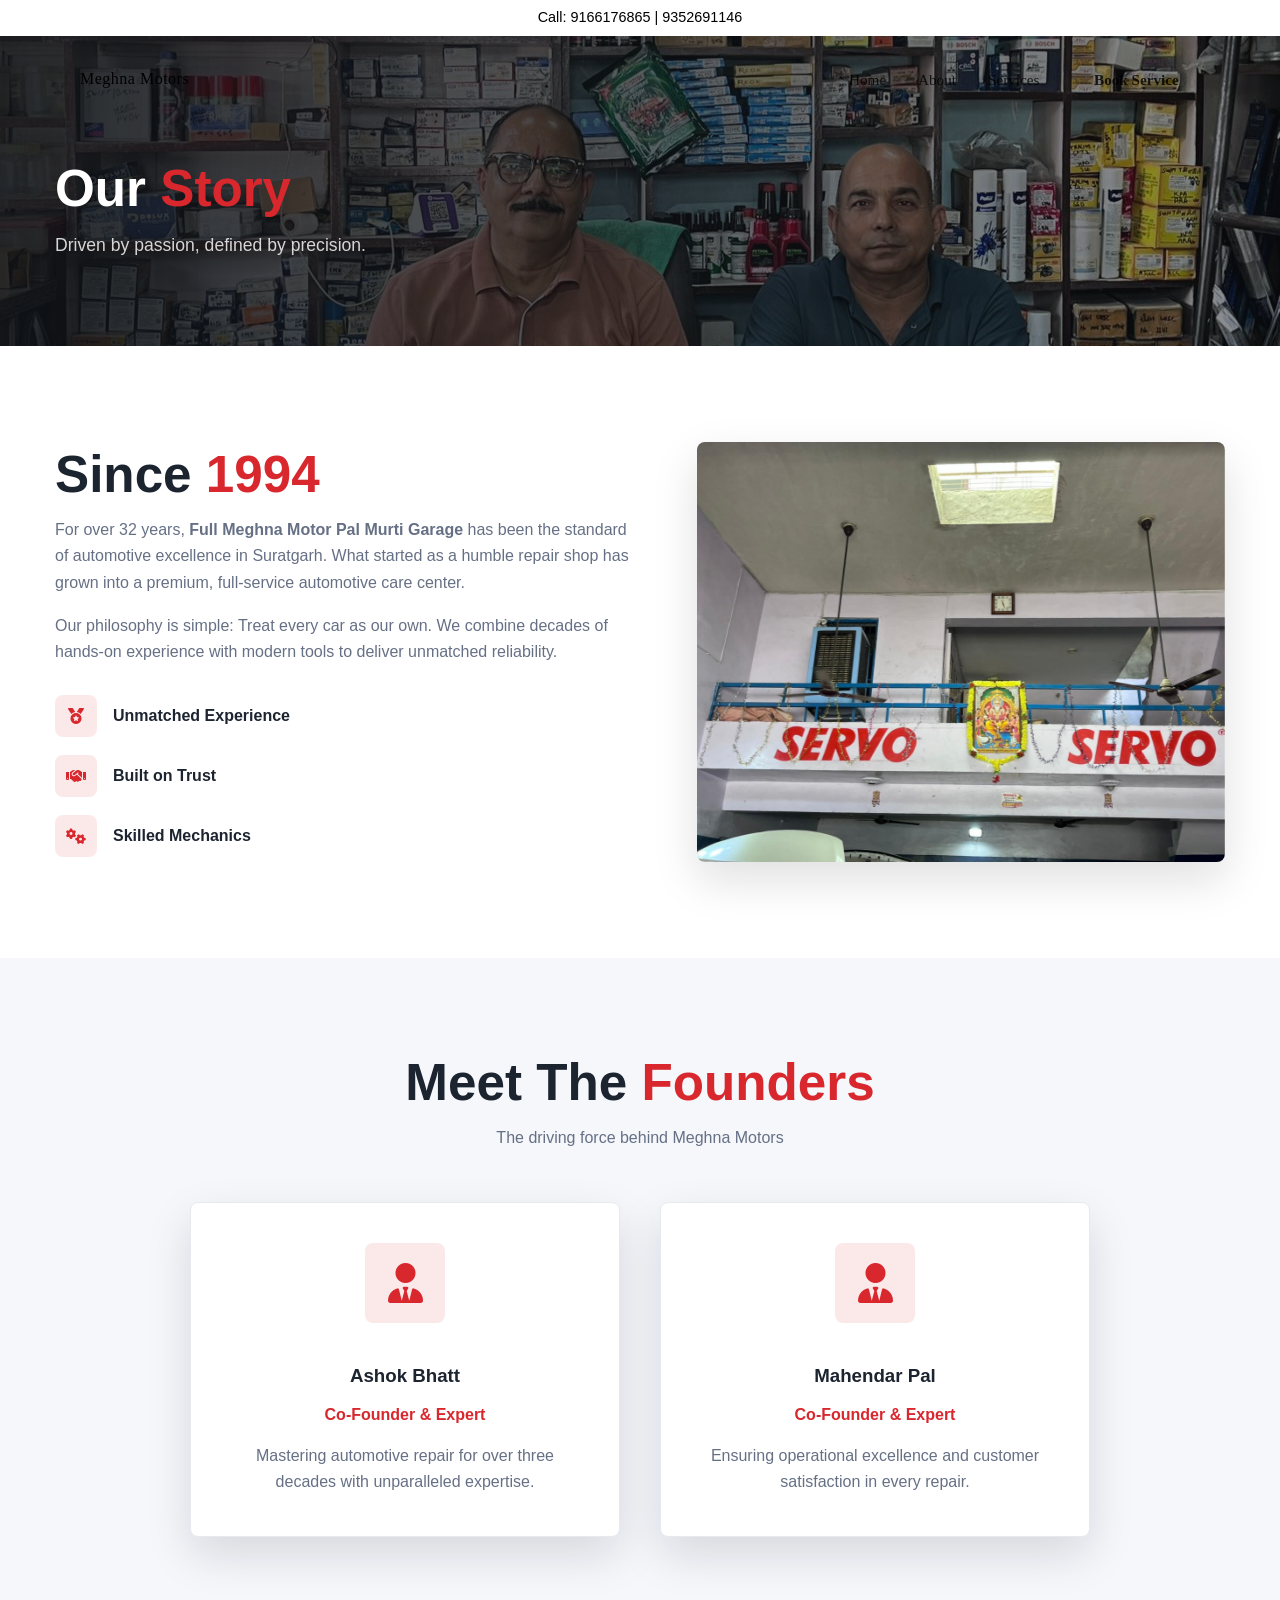
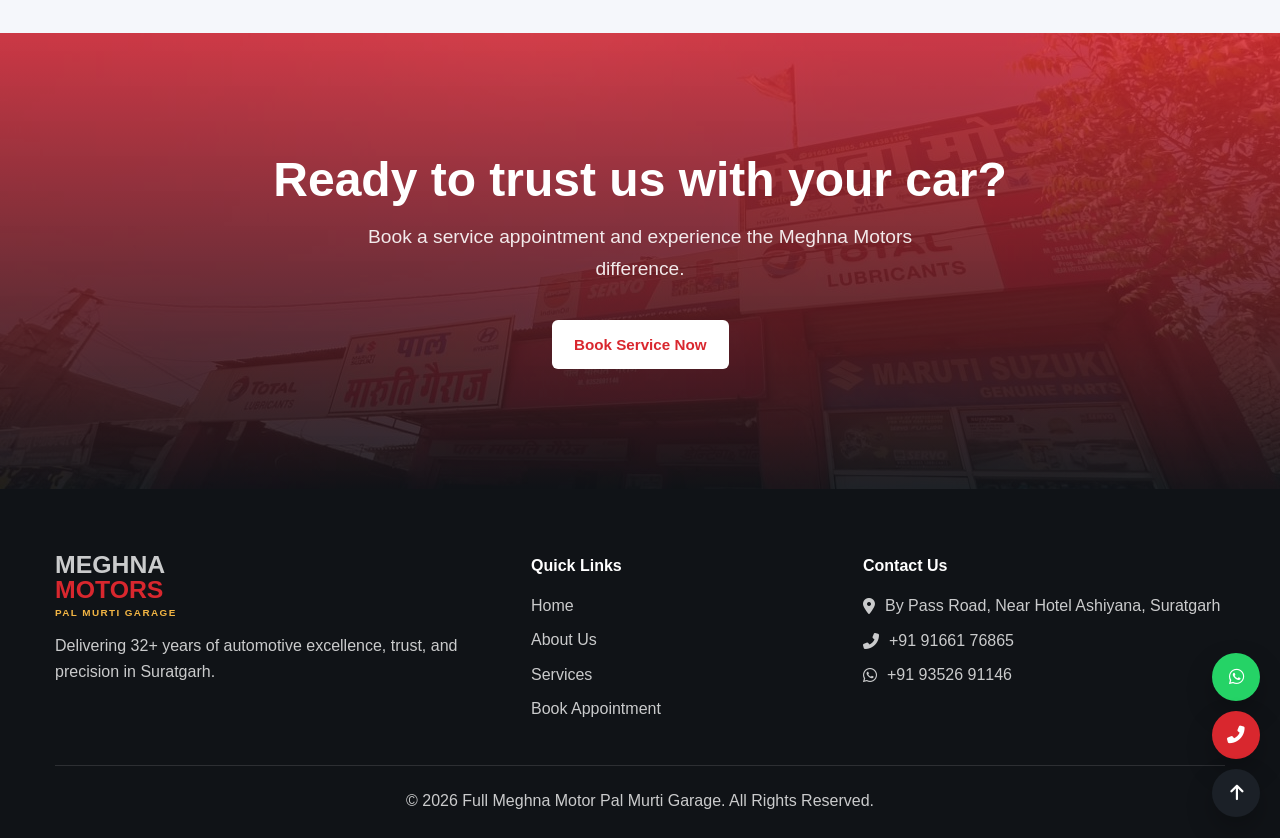
<file: about.html>
<!doctype html>
<html lang="en">
  <head>
    <meta charset="UTF-8" />
    <meta
      name="viewport"
      content="width=device-width, initial-scale=1.0, viewport-fit=cover"
    />
    <meta
      name="description"
      content="About Full Meghna Motor Pal Murti Garage - 32+ years of trusted car service in Suratgarh."
    />
    <meta
      name="keywords"
      content="about meghna motors, car service suratgarh, garage history"
    />
    <meta name="author" content="Full Meghna Motor Pal Murti Garage" />
    <meta http-equiv="X-Content-Type-Options" content="nosniff" />
    <meta http-equiv="X-Frame-Options" content="DENY" />
    <meta http-equiv="X-XSS-Protection" content="1; mode=block" />
    <title>About Us | Meghna Motor Pal Murti Garage</title>
    <link rel="icon" href="./images/favicon.png" />
    <link
      rel="stylesheet"
      href="https://cdnjs.cloudflare.com/ajax/libs/font-awesome/6.4.0/css/all.min.css"
    />
    <link rel="stylesheet" href="./style.css" />
  </head>
  <body>
    <!-- Top Contact Bar -->
    <div class="top-bar">Call: 9166176865 | 9352691146</div>

    <!-- Sticky Navbar -->
    <nav class="navbar">
      <div class="container">
        <a href="index.html" class="nav-brand"> Meghna Motors </a>
        <div class="nav-links">
          <a href="index.html">Home</a>
          <a href="about.html">About</a>
          <a href="services.html">Services</a>
          <a href="booking.html" class="btn">Book Service</a>
        </div>
        <button class="hamburger" onclick="openMenu()">
          <i class="fa-solid fa-bars-staggered"></i>
        </button>
      </div>
    </nav>

    <!-- Mobile Menu -->
    <div class="mobile-menu">
      <div class="close-menu" onclick="closeMenu()">
        <i class="fa-solid fa-xmark"></i>
      </div>
      <a href="index.html">Home</a>
      <a href="about.html">About</a>
      <a href="services.html">Services</a>
      <a href="booking.html">Booking</a>
    </div>

    <!-- Page Header -->
    <header
      class="page-header"
      style="
        background:
          linear-gradient(90deg, rgba(16, 19, 23, 0.9), rgba(16, 19, 23, 0.46)),
          url(&quot;./images/hero/2.png&quot;) center/cover no-repeat;
      "
    >
      <div class="container reveal">
        <h1>Our <span class="text-accent">Story</span></h1>
        <p>Driven by passion, defined by precision.</p>
      </div>
    </header>

    <!-- Story Section -->
    <section class="section">
      <div class="container">
        <div class="about-grid">
          <div class="about-text reveal">
            <h2>Since <span class="text-accent">1994</span></h2>
            <p>
              For over 32 years,
              <strong>Full Meghna Motor Pal Murti Garage</strong> has been the
              standard of automotive excellence in Suratgarh. What started as a
              humble repair shop has grown into a premium, full-service
              automotive care center.
            </p>
            <p>
              Our philosophy is simple: Treat every car as our own. We combine
              decades of hands-on experience with modern tools to deliver
              unmatched reliability.
            </p>

            <div class="features-list" style="margin-top: 30px">
              <div class="feature-item">
                <div class="feature-icon"><i class="fas fa-medal"></i></div>
                <div>
                  <h4 style="margin-top: 8px">Unmatched Experience</h4>
                </div>
              </div>
              <div class="feature-item">
                <div class="feature-icon"><i class="fas fa-handshake"></i></div>
                <div>
                  <h4 style="margin-top: 8px">Built on Trust</h4>
                </div>
              </div>
              <div class="feature-item">
                <div class="feature-icon"><i class="fas fa-cogs"></i></div>
                <div>
                  <h4 style="margin-top: 8px">Skilled Mechanics</h4>
                </div>
              </div>
            </div>
          </div>
          <div class="about-img-wrap reveal-right delay-1">
            <img
              src="./images/interior/1.png"
              alt="Garage History"
              loading="lazy"
            />
          </div>
        </div>
      </div>
    </section>

    <!-- Owners Section -->
    <section class="section bg-alt">
      <div class="container">
        <div style="text-align: center; margin-bottom: 50px" class="reveal">
          <h2>Meet The <span class="text-accent">Founders</span></h2>
          <p style="color: var(--text-muted)">
            The driving force behind Meghna Motors
          </p>
        </div>

        <div
          class="about-grid"
          style="
            grid-template-columns: 1fr 1fr;
            max-width: 900px;
            margin: 0 auto;
            gap: 40px;
          "
        >
          <div
            class="service-card reveal"
            style="padding: 40px; text-align: center"
          >
            <div
              class="feature-icon"
              style="
                width: 80px;
                height: 80px;
                font-size: 2.5rem;
                margin: 0 auto 20px;
              "
            >
              <i class="fas fa-user-tie"></i>
            </div>
            <h3>Ashok Bhatt</h3>
            <p
              style="
                color: var(--accent);
                font-weight: 600;
                margin-bottom: 15px;
              "
            >
              Co-Founder &amp; Expert
            </p>
            <p>
              Mastering automotive repair for over three decades with
              unparalleled expertise.
            </p>
          </div>
          <div
            class="service-card reveal delay-1"
            style="padding: 40px; text-align: center"
          >
            <div
              class="feature-icon"
              style="
                width: 80px;
                height: 80px;
                font-size: 2.5rem;
                margin: 0 auto 20px;
              "
            >
              <i class="fas fa-user-tie"></i>
            </div>
            <h3>Mahendar Pal</h3>
            <p
              style="
                color: var(--accent);
                font-weight: 600;
                margin-bottom: 15px;
              "
            >
              Co-Founder &amp; Expert
            </p>
            <p>
              Ensuring operational excellence and customer satisfaction in every
              repair.
            </p>
          </div>
        </div>
      </div>
    </section>

    <!-- CTA -->
    <section class="cta-section reveal">
      <div class="container">
        <h2>Ready to trust us with your car?</h2>
        <p>
          Book a service appointment and experience the Meghna Motors
          difference.
        </p>
        <a
          href="booking.html"
          class="btn btn-primary"
          style="background: #ffffff; color: var(--accent)"
          >Book Service Now</a
        >
      </div>
    </section>

    <!-- Footer -->
    <footer class="footer">
      <div class="container">
        <div class="footer-grid">
          <div class="reveal">
            <a href="index.html" class="logo">
              Meghna <span>Motors</span>
              <small>PAL MURTI GARAGE</small>
            </a>
            <p style="margin-top: 15px">
              Delivering 32+ years of automotive excellence, trust, and
              precision in Suratgarh.
            </p>
          </div>

          <div class="reveal delay-1">
            <h4>Quick Links</h4>
            <ul>
              <li><a href="index.html">Home</a></li>
              <li><a href="about.html">About Us</a></li>
              <li><a href="services.html">Services</a></li>
              <li><a href="booking.html">Book Appointment</a></li>
            </ul>
          </div>

          <div class="footer-contact reveal delay-2">
            <h4>Contact Us</h4>
            <p>
              <i class="fas fa-map-marker-alt"></i> By Pass Road, Near Hotel
              Ashiyana, Suratgarh
            </p>
            <p><i class="fas fa-phone-alt"></i> +91 91661 76865</p>
            <p><i class="fab fa-whatsapp"></i> +91 93526 91146</p>
          </div>
        </div>

        <div class="footer-bottom">
          <p>
            &copy; 2026 Full Meghna Motor Pal Murti Garage. All Rights Reserved.
          </p>
        </div>
      </div>
    </footer>

    <!-- Floating Action Buttons -->
    <div class="floating-actions">
      <a href="https://wa.me/919352691146" class="float-btn btn-wa"
        ><i class="fab fa-whatsapp"></i
      ></a>
      <a href="tel:+919166176865" class="float-btn btn-call"
        ><i class="fas fa-phone-alt"></i
      ></a>
      <button class="float-btn btn-top"><i class="fas fa-arrow-up"></i></button>
    </div>

    <script src="./script.js"></script>
  </body>
</html>
</file>
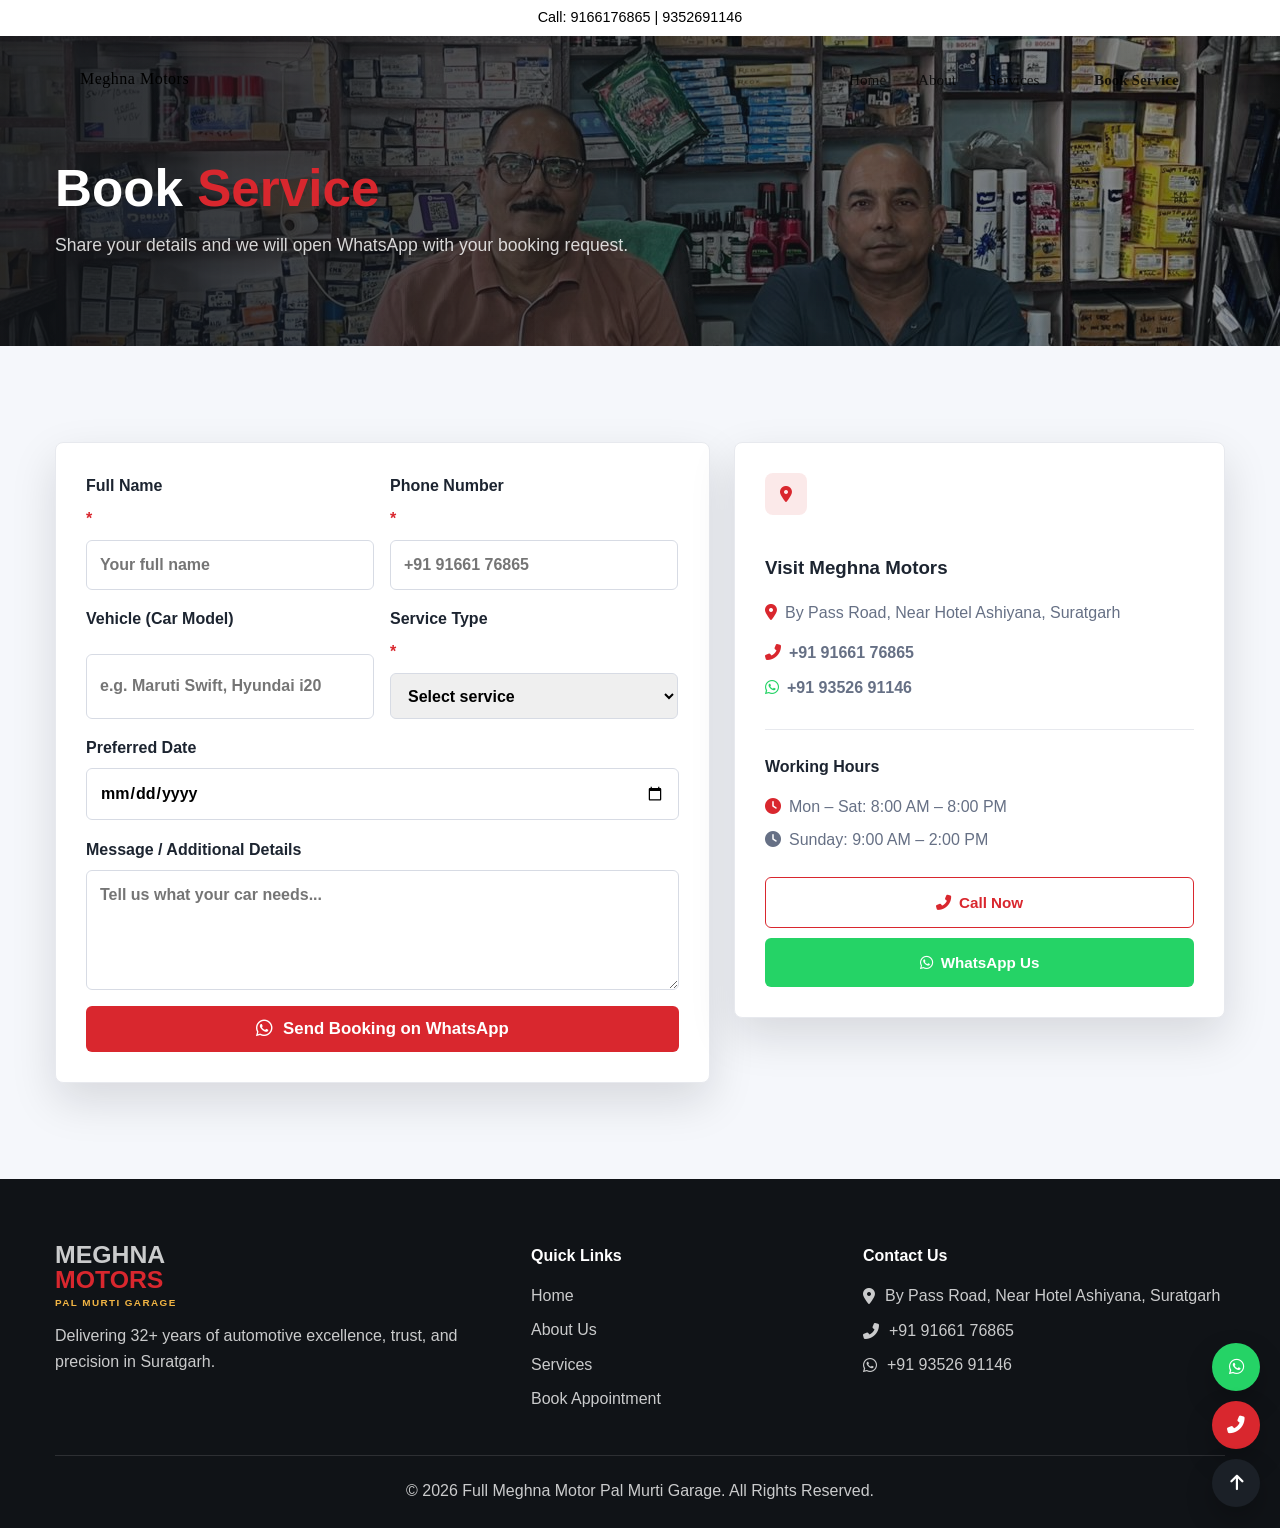
<file: booking.html>
<!doctype html>
<html lang="en">
  <head>
    <meta charset="UTF-8" />
    <meta
      name="viewport"
      content="width=device-width, initial-scale=1.0, viewport-fit=cover"
    />
    <meta
      name="description"
      content="Book a car service appointment at Meghna Motor Pal Murti Garage in Suratgarh."
    />
    <meta
      name="keywords"
      content="book car service suratgarh, car repair appointment, garage booking"
    />
    <meta name="author" content="Full Meghna Motor Pal Murti Garage" />
    <meta http-equiv="X-Content-Type-Options" content="nosniff" />
    <meta http-equiv="X-Frame-Options" content="DENY" />
    <meta http-equiv="X-XSS-Protection" content="1; mode=block" />
    <title>Book Service | Meghna Motor Pal Murti Garage</title>
    <link rel="icon" href="./images/favicon.png" />
    <link
      rel="stylesheet"
      href="https://cdnjs.cloudflare.com/ajax/libs/font-awesome/6.4.0/css/all.min.css"
    />
    <link rel="stylesheet" href="./style.css" />
    <style>
      .field-error {
        border-color: var(--accent) !important;
        box-shadow: 0 0 0 3px rgba(217, 39, 46, 0.15);
      }
      .error-msg {
        color: var(--accent);
        font-size: 0.82rem;
        font-weight: 600;
        margin-top: 4px;
        display: none;
      }
      .error-msg.show {
        display: block;
      }
      .form-success {
        background: #f0fff4;
        border: 1px solid #38a169;
        border-radius: 8px;
        color: #276749;
        display: none;
        font-weight: 600;
        padding: 16px 20px;
        text-align: center;
      }
      .form-success.show {
        display: block;
      }
      input:focus,
      select:focus,
      textarea:focus {
        border-color: var(--accent);
        outline: none;
        box-shadow: 0 0 0 3px rgba(217, 39, 46, 0.12);
      }
    </style>
  </head>

  <body>
    <!-- Top Contact Bar -->
    <div class="top-bar">Call: 9166176865 | 9352691146</div>

    <!-- Sticky Navbar -->
    <nav class="navbar">
      <div class="container">
        <a href="index.html" class="nav-brand"> Meghna Motors </a>
        <div class="nav-links">
          <a href="index.html">Home</a>
          <a href="about.html">About</a>
          <a href="services.html">Services</a>
          <a href="booking.html" class="btn">Book Service</a>
        </div>
        <button class="hamburger" onclick="openMenu()">
          <i class="fa-solid fa-bars-staggered"></i>
        </button>
      </div>
    </nav>

    <!-- Mobile Menu -->
    <div class="mobile-menu">
      <div class="close-menu" onclick="closeMenu()">
        <i class="fa-solid fa-xmark"></i>
      </div>
      <a href="index.html">Home</a>
      <a href="about.html">About</a>
      <a href="services.html">Services</a>
      <a href="booking.html">Booking</a>
    </div>

    <header
      class="page-header"
      style="
        background:
          linear-gradient(90deg, rgba(16, 19, 23, 0.9), rgba(16, 19, 23, 0.46)),
          url(&quot;./images/hero/2.png&quot;) center/cover no-repeat;
      "
    >
      <div class="container reveal">
        <h1>Book <span class="text-accent">Service</span></h1>
        <p>
          Share your details and we will open WhatsApp with your booking
          request.
        </p>
      </div>
    </header>

    <section class="section bg-alt">
      <div class="container">
        <div class="booking-grid">
          <form class="booking-form reveal" id="bookingForm" novalidate>
            <div class="form-success" id="formSuccess">
              <i class="fas fa-check-circle" style="margin-right: 8px"></i>
              Redirecting to WhatsApp with your booking details...
            </div>

            <div class="form-row">
              <label>
                Full Name <span style="color: var(--accent)">*</span>
                <input
                  type="text"
                  id="name"
                  name="name"
                  placeholder="Your full name"
                  autocomplete="name"
                />
                <span class="error-msg" id="nameError"
                  >Please enter your full name.</span
                >
              </label>
              <label>
                Phone Number <span style="color: var(--accent)">*</span>
                <input
                  type="tel"
                  id="phone"
                  name="phone"
                  placeholder="+91 91661 76865"
                  autocomplete="tel"
                />
                <span class="error-msg" id="phoneError"
                  >Please enter a valid 10-digit phone number.</span
                >
              </label>
            </div>
            <div class="form-row">
              <label>
                Vehicle (Car Model)
                <input
                  type="text"
                  id="vehicle"
                  name="vehicle"
                  placeholder="e.g. Maruti Swift, Hyundai i20"
                />
              </label>
              <label>
                Service Type <span style="color: var(--accent)">*</span>
                <select id="service" name="service">
                  <option value="">Select service</option>
                  <option>Mechanical Repair</option>
                  <option>Periodic Maintenance</option>
                  <option>Denting &amp; Painting</option>
                  <option>AC Service</option>
                  <option>Electrical Work</option>
                  <option>Accidental Repair</option>
                </select>
                <span class="error-msg" id="serviceError"
                  >Please select a service type.</span
                >
              </label>
            </div>
            <label>
              Preferred Date
              <input type="date" id="date" name="date" />
            </label>
            <label>
              Message / Additional Details
              <textarea
                id="message"
                name="message"
                placeholder="Tell us what your car needs..."
              ></textarea>
            </label>
            <button
              class="btn btn-primary"
              type="submit"
              id="submitBtn"
              style="font-size: 1.05rem"
            >
              <i
                class="fab fa-whatsapp"
                style="margin-right: 10px; font-size: 1.2rem"
              ></i
              >Send Booking on WhatsApp
            </button>
          </form>

          <aside class="service-card reveal delay-1" style="padding: 30px">
            <div class="feature-icon" style="margin-bottom: 20px">
              <i class="fas fa-location-dot"></i>
            </div>
            <h3 style="margin-bottom: 16px">Visit Meghna Motors</h3>
            <p>
              <i
                class="fas fa-map-marker-alt"
                style="color: var(--accent); margin-right: 8px"
              ></i
              >By Pass Road, Near Hotel Ashiyana, Suratgarh
            </p>
            <p style="margin-top: 14px">
              <i
                class="fas fa-phone-alt"
                style="color: var(--accent); margin-right: 8px"
              ></i
              ><strong>+91 91661 76865</strong>
            </p>
            <p style="margin-top: 8px">
              <i
                class="fab fa-whatsapp"
                style="color: #25d366; margin-right: 8px"
              ></i
              ><strong>+91 93526 91146</strong>
            </p>

            <div
              style="
                margin-top: 28px;
                padding-top: 24px;
                border-top: 1px solid var(--line);
              "
            >
              <h4 style="margin-bottom: 14px; color: var(--text)">
                Working Hours
              </h4>
              <p style="margin-bottom: 6px">
                <i
                  class="fas fa-clock"
                  style="color: var(--accent); margin-right: 8px"
                ></i
                >Mon – Sat: 8:00 AM – 8:00 PM
              </p>
              <p>
                <i
                  class="fas fa-clock"
                  style="color: var(--text-muted); margin-right: 8px"
                ></i
                >Sunday: 9:00 AM – 2:00 PM
              </p>
            </div>

            <a
              href="tel:+919166176865"
              class="btn btn-outline"
              style="margin-top: 24px; width: 100%; justify-content: center"
            >
              <i class="fas fa-phone-alt" style="margin-right: 8px"></i>Call Now
            </a>
            <a
              href="https://wa.me/919352691146"
              target="_blank"
              class="btn btn-primary"
              style="
                margin-top: 10px;
                width: 100%;
                justify-content: center;
                background: #25d366;
              "
            >
              <i class="fab fa-whatsapp" style="margin-right: 8px"></i>WhatsApp
              Us
            </a>
          </aside>
        </div>
      </div>
    </section>

    <footer class="footer">
      <div class="container">
        <div class="footer-grid">
          <div class="reveal">
            <a href="index.html" class="logo">
              Meghna <span>Motors</span>
              <small>PAL MURTI GARAGE</small>
            </a>
            <p style="margin-top: 15px">
              Delivering 32+ years of automotive excellence, trust, and
              precision in Suratgarh.
            </p>
          </div>
          <div class="reveal delay-1">
            <h4>Quick Links</h4>
            <ul>
              <li><a href="index.html">Home</a></li>
              <li><a href="about.html">About Us</a></li>
              <li><a href="services.html">Services</a></li>
              <li><a href="booking.html">Book Appointment</a></li>
            </ul>
          </div>
          <div class="footer-contact reveal delay-2">
            <h4>Contact Us</h4>
            <p>
              <i class="fas fa-map-marker-alt"></i> By Pass Road, Near Hotel
              Ashiyana, Suratgarh
            </p>
            <p><i class="fas fa-phone-alt"></i> +91 91661 76865</p>
            <p><i class="fab fa-whatsapp"></i> +91 93526 91146</p>
          </div>
        </div>
        <div class="footer-bottom">
          <p>
            &copy; 2026 Full Meghna Motor Pal Murti Garage. All Rights Reserved.
          </p>
        </div>
      </div>
    </footer>

    <div class="floating-actions">
      <a href="https://wa.me/919352691146" class="float-btn btn-wa"
        ><i class="fab fa-whatsapp"></i
      ></a>
      <a href="tel:+919166176865" class="float-btn btn-call"
        ><i class="fas fa-phone-alt"></i
      ></a>
      <button class="float-btn btn-top"><i class="fas fa-arrow-up"></i></button>
    </div>

    <script src="./script.js"></script>
    <script>
      // Booking form validation + WhatsApp redirect
      (function () {
        const form = document.getElementById("bookingForm");
        if (!form) return;

        function getVal(id) {
          return document.getElementById(id).value.trim();
        }

        function showError(fieldId, errorId, show) {
          const field = document.getElementById(fieldId);
          const error = document.getElementById(errorId);
          if (show) {
            field.classList.add("field-error");
            error.classList.add("show");
          } else {
            field.classList.remove("field-error");
            error.classList.remove("show");
          }
        }

        function isValidPhone(phone) {
          // Accept 10-digit numbers, optionally starting with +91 or 0
          return /^(\+91|91|0)?[6-9]\d{9}$/.test(phone.replace(/\s/g, ""));
        }

        form.addEventListener("submit", function (e) {
          e.preventDefault();

          const name = getVal("name");
          const phone = getVal("phone");
          const service = getVal("service");
          const vehicle = getVal("vehicle");
          const date = getVal("date");
          const message = getVal("message");

          let valid = true;

          if (!name) {
            showError("name", "nameError", true);
            valid = false;
          } else {
            showError("name", "nameError", false);
          }

          if (!phone || !isValidPhone(phone)) {
            showError("phone", "phoneError", true);
            valid = false;
          } else {
            showError("phone", "phoneError", false);
          }

          if (!service) {
            showError("service", "serviceError", true);
            valid = false;
          } else {
            showError("service", "serviceError", false);
          }

          if (!valid) return;

          // Build WhatsApp message
          let waMsg = `Hello Meghna Motors! 🙏\n\nI would like to book a car service.\n\n`;
          waMsg += `👤 *Name:* ${name}\n`;
          waMsg += `📞 *Phone:* ${phone}\n`;
          if (vehicle) waMsg += `🚗 *Vehicle:* ${vehicle}\n`;
          waMsg += `🔧 *Service:* ${service}\n`;
          if (date) waMsg += `📅 *Preferred Date:* ${date}\n`;
          if (message) waMsg += `📝 *Message:* ${message}\n`;
          waMsg += `\nPlease confirm my appointment. Thank you!`;

          // Show success state
          document.getElementById("formSuccess").classList.add("show");
          const submitBtn = document.getElementById("submitBtn");
          submitBtn.disabled = true;
          submitBtn.style.opacity = "0.7";

          // Open WhatsApp after brief delay
          setTimeout(function () {
            window.open(
              "https://wa.me/919352691146?text=" + encodeURIComponent(waMsg),
              "_blank",
            );
            // Reset form
            setTimeout(function () {
              form.reset();
              document.getElementById("formSuccess").classList.remove("show");
              submitBtn.disabled = false;
              submitBtn.style.opacity = "1";
            }, 2000);
          }, 600);
        });

        // Live clear errors on input
        ["name", "phone", "service"].forEach(function (id) {
          const el = document.getElementById(id);
          el.addEventListener("input", function () {
            el.classList.remove("field-error");
            const errEl = document.getElementById(id + "Error");
            if (errEl) errEl.classList.remove("show");
          });
        });
      })();
    </script>
  </body>
</html>
</file>
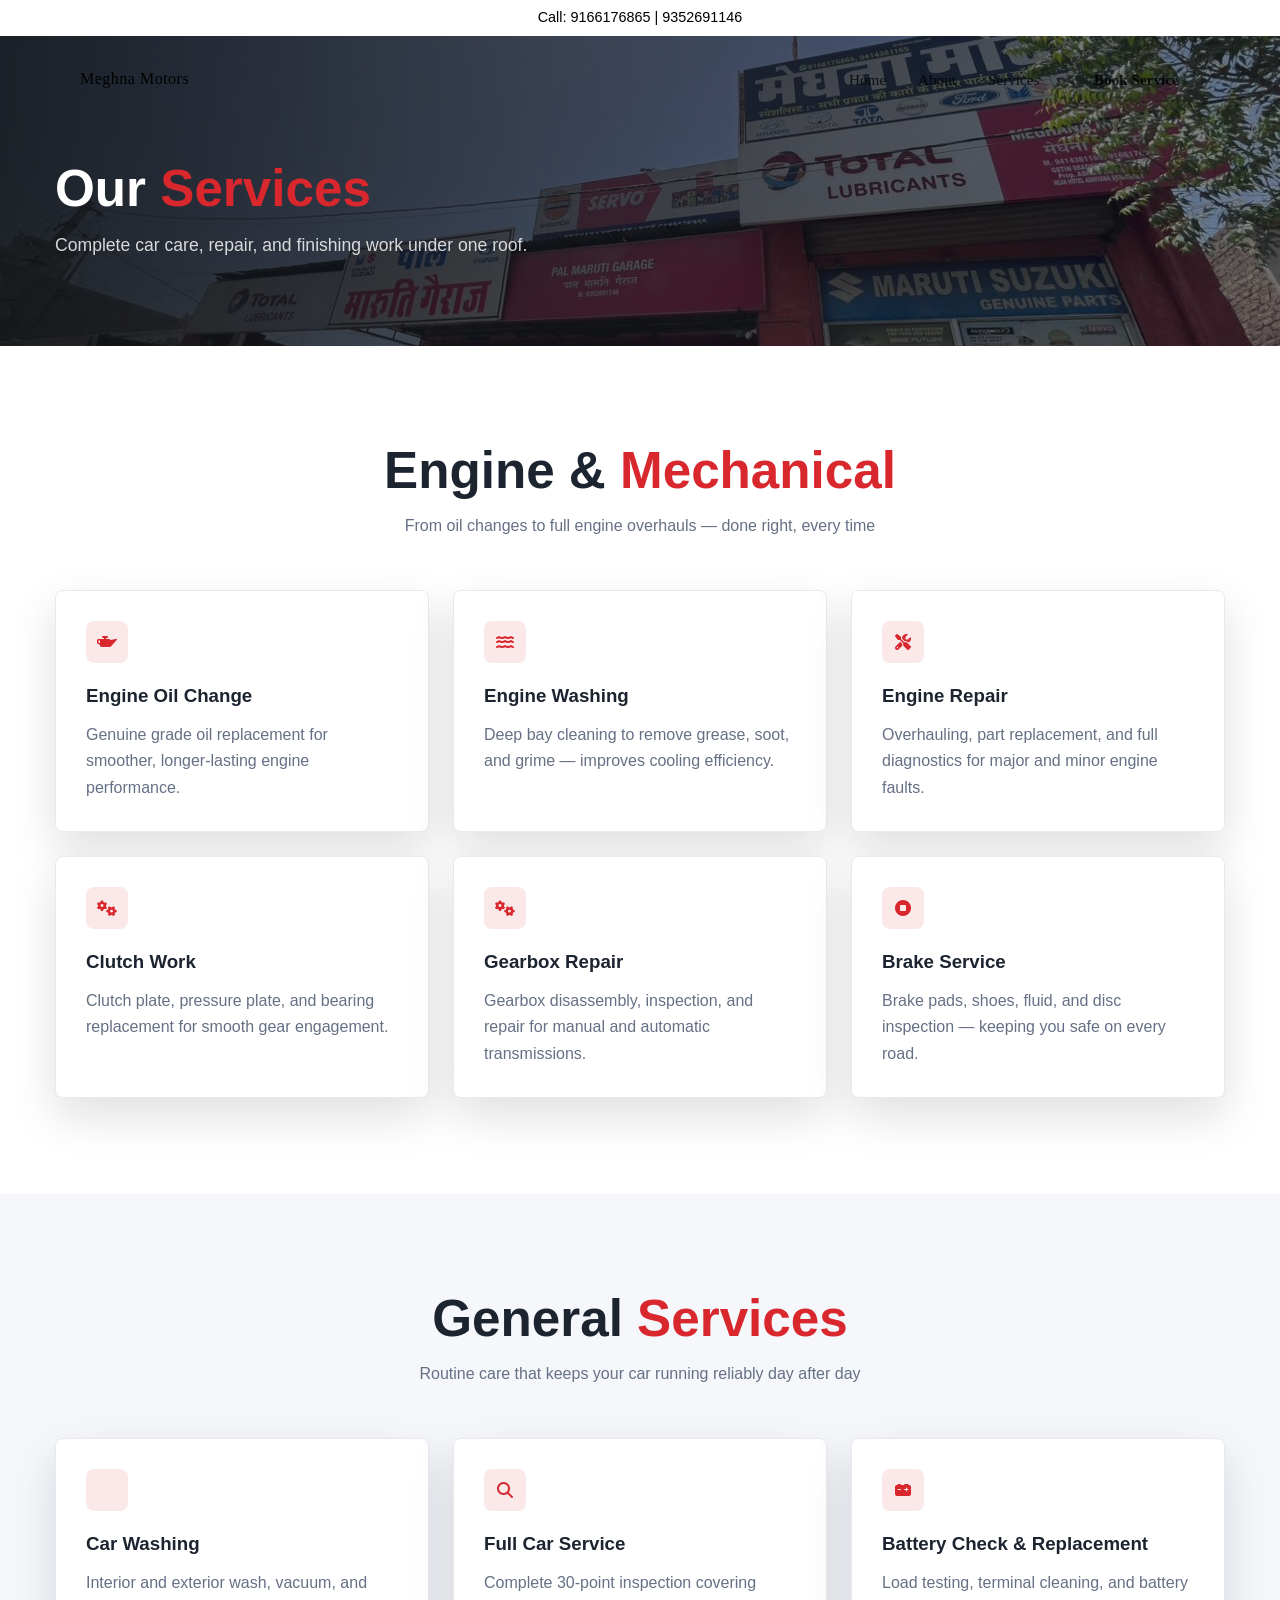
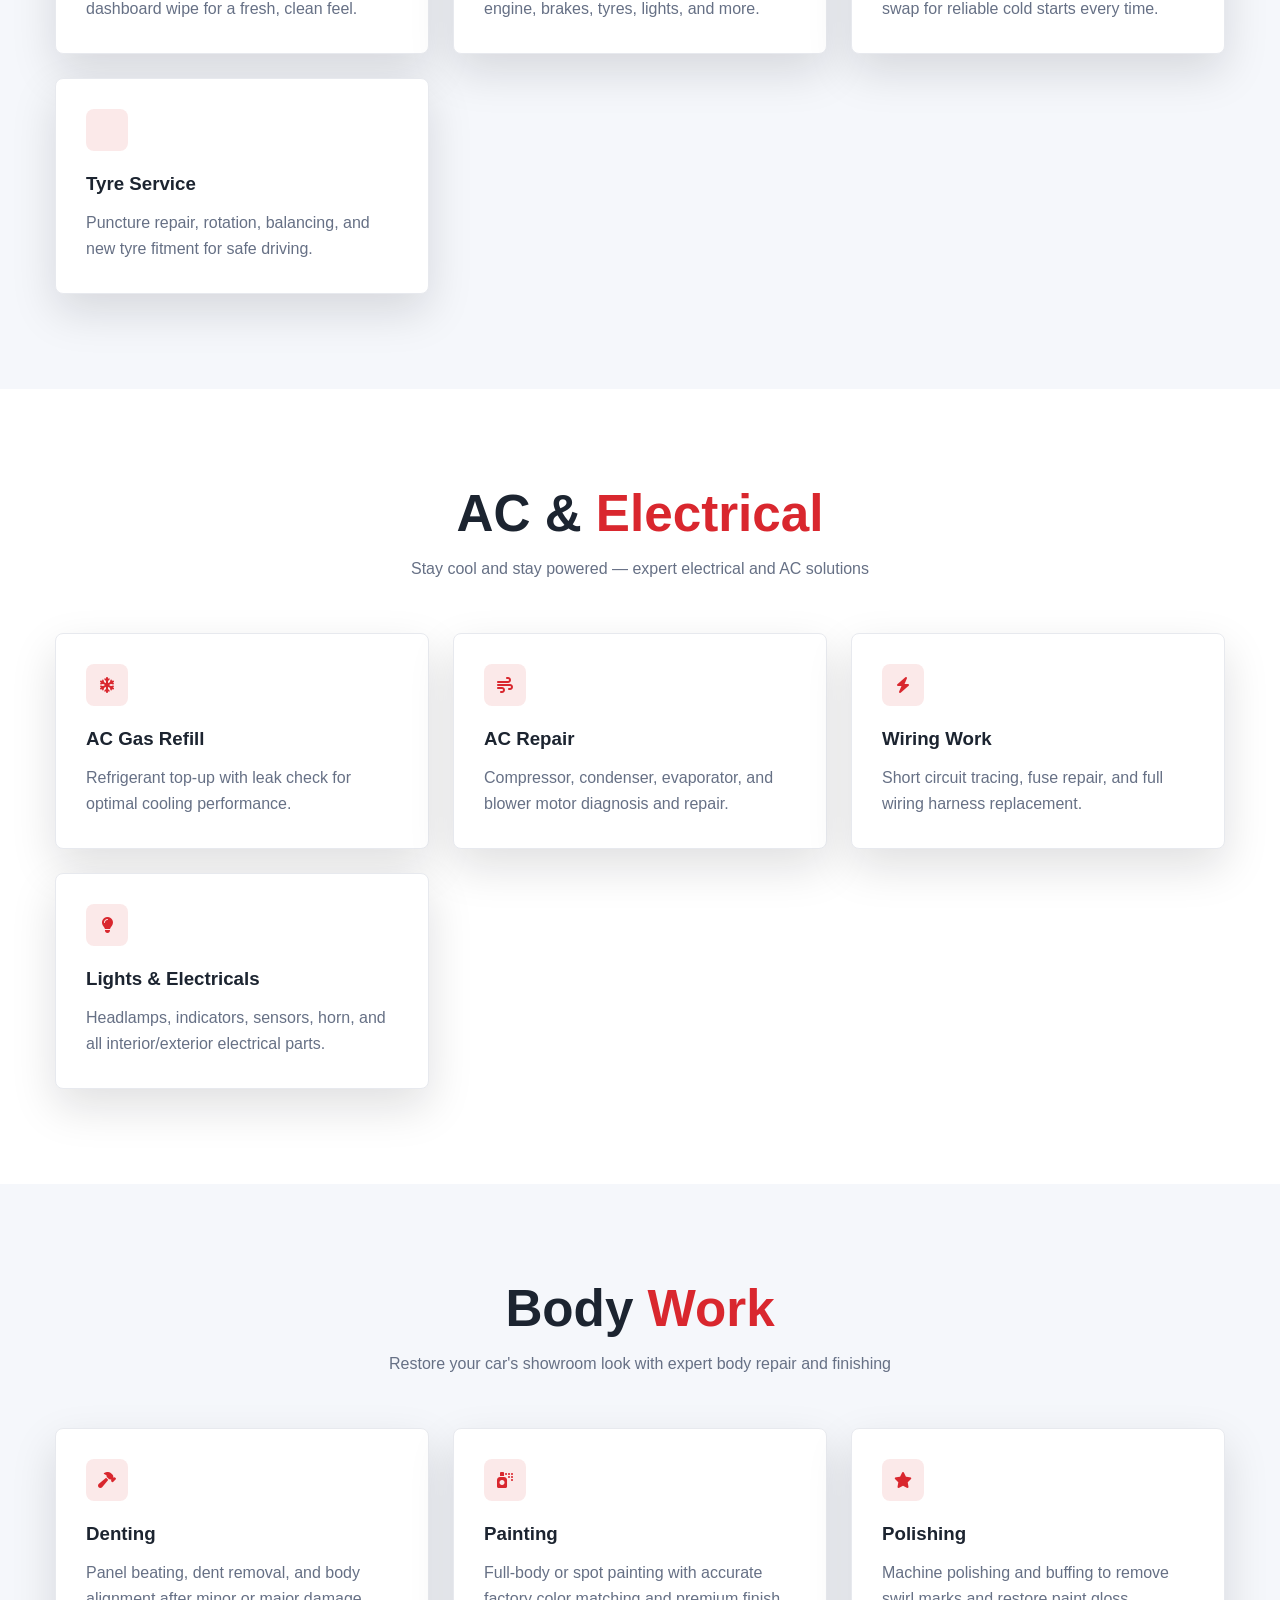
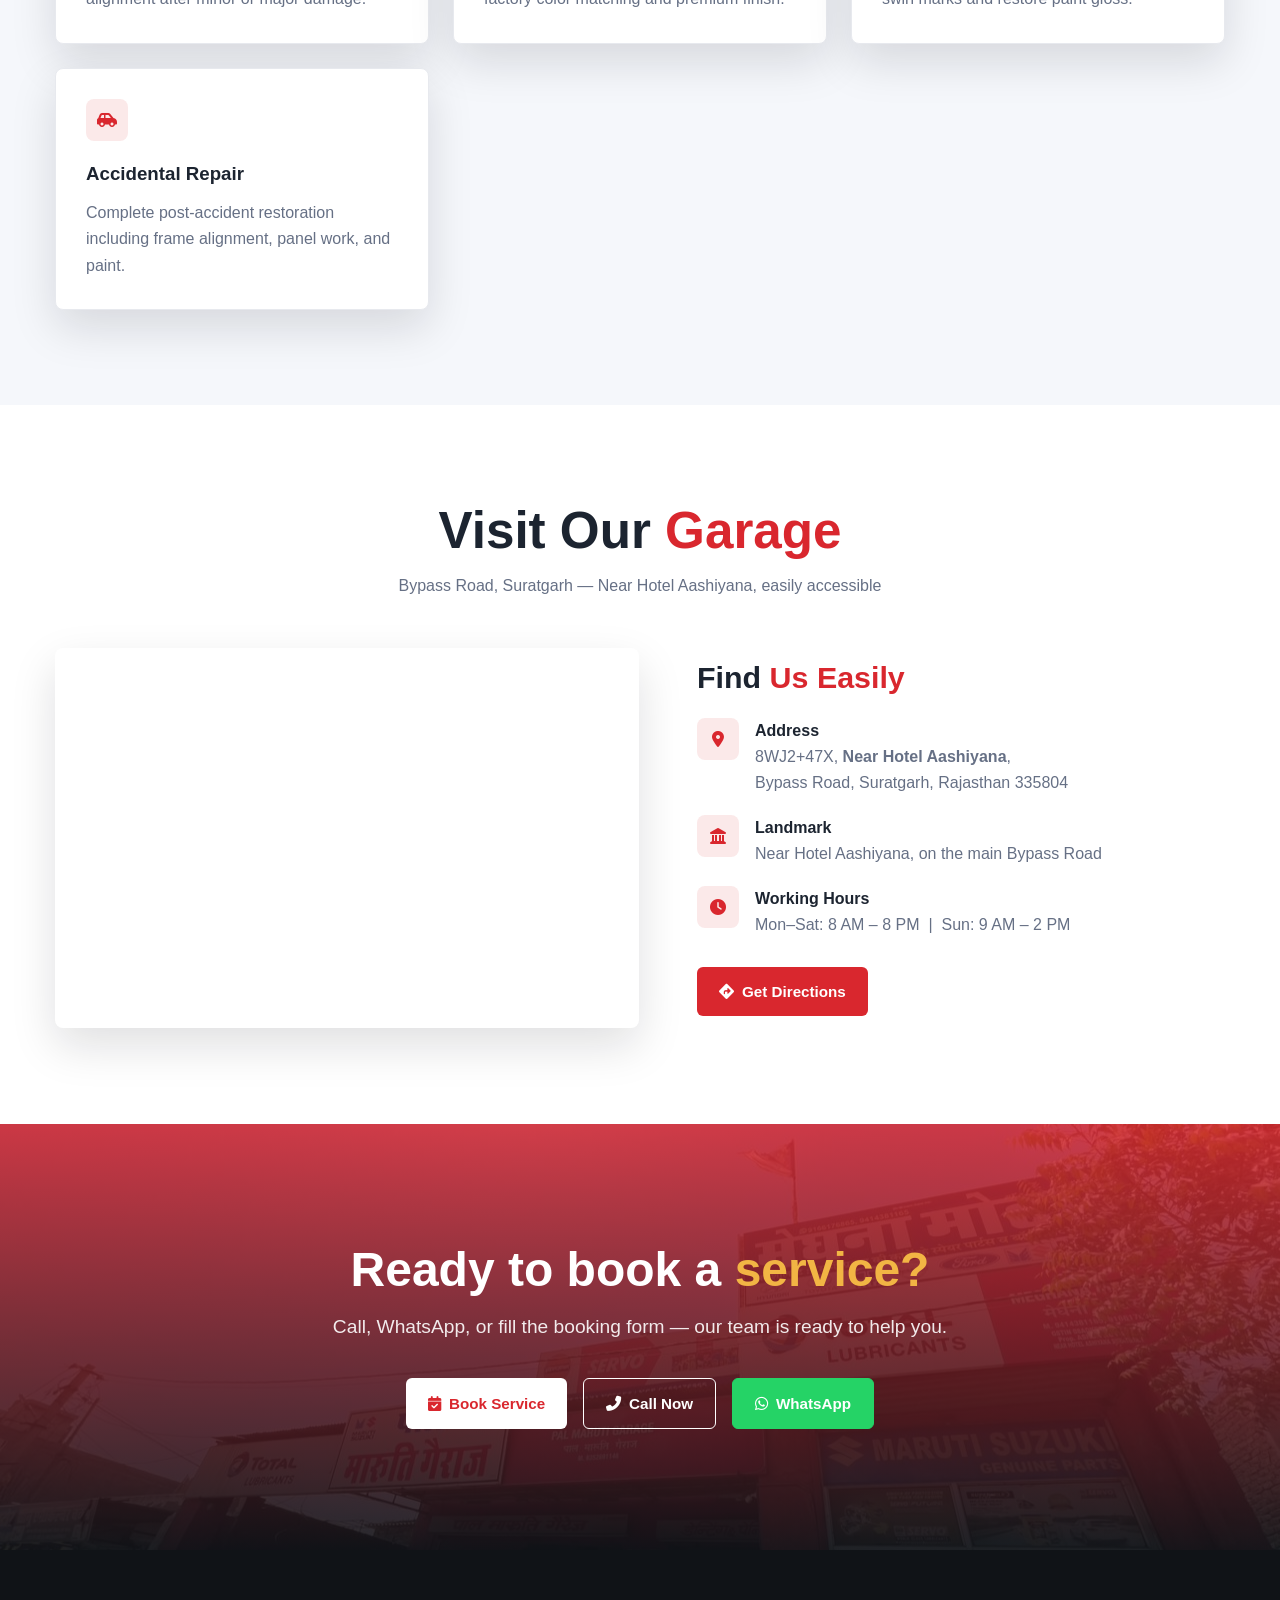
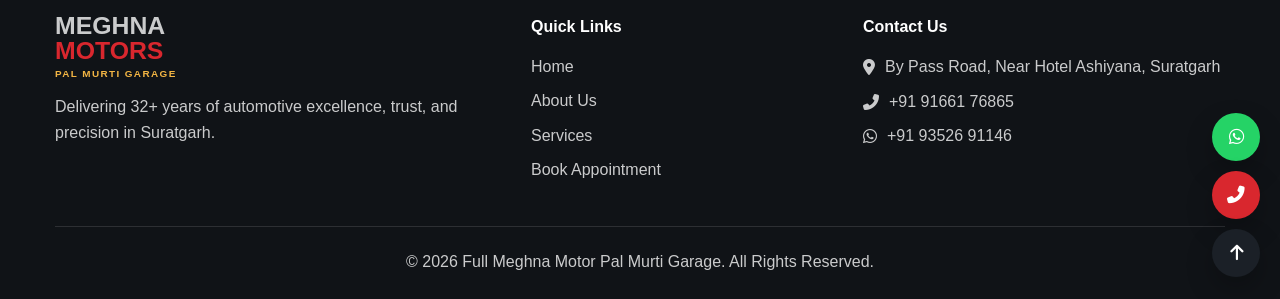
<file: services.html>
<!doctype html>
<html lang="en">
  <head>
    <meta charset="UTF-8" />
    <meta
      name="viewport"
      content="width=device-width, initial-scale=1.0, viewport-fit=cover"
    />
    <meta
      name="description"
      content="Car repair services in Suratgarh - Mechanical, Denting, Painting, AC, Electrical and more."
    />
    <meta
      name="keywords"
      content="car services suratgarh, car repair, denting painting, AC service"
    />
    <meta name="author" content="Full Meghna Motor Pal Murti Garage" />
    <meta http-equiv="X-Content-Type-Options" content="nosniff" />
    <meta http-equiv="X-Frame-Options" content="DENY" />
    <meta http-equiv="X-XSS-Protection" content="1; mode=block" />
    <title>Services | Meghna Motor Pal Murti Garage</title>
    <link rel="icon" href="./images/favicon.png" />
    <link
      rel="stylesheet"
      href="https://cdnjs.cloudflare.com/ajax/libs/font-awesome/6.4.0/css/all.min.css"
    />
    <link rel="stylesheet" href="./style.css" />
  </head>

  <body>
    <!-- Top Contact Bar -->
    <div class="top-bar">Call: 9166176865 | 9352691146</div>

    <!-- Sticky Navbar -->
    <nav class="navbar">
      <div class="container">
        <a href="index.html" class="nav-brand"> Meghna Motors </a>
        <div class="nav-links">
          <a href="index.html">Home</a>
          <a href="about.html">About</a>
          <a href="services.html">Services</a>
          <a href="booking.html" class="btn">Book Service</a>
        </div>
        <button class="hamburger" onclick="openMenu()">
          <i class="fa-solid fa-bars-staggered"></i>
        </button>
      </div>
    </nav>

    <!-- Mobile Menu -->
    <div class="mobile-menu">
      <div class="close-menu" onclick="closeMenu()">
        <i class="fa-solid fa-xmark"></i>
      </div>
      <a href="index.html">Home</a>
      <a href="about.html">About</a>
      <a href="services.html">Services</a>
      <a href="booking.html">Booking</a>
    </div>

    <header
      class="page-header"
      style="
        background:
          linear-gradient(90deg, rgba(16, 19, 23, 0.9), rgba(16, 19, 23, 0.46)),
          url(&quot;./images/hero/3.png&quot;) center/cover no-repeat;
      "
    >
      <div class="container reveal">
        <h1>Our <span class="text-accent">Services</span></h1>
        <p>Complete car care, repair, and finishing work under one roof.</p>
      </div>
    </header>

    <!-- Engine & Mechanical -->
    <section class="section">
      <div class="container">
        <div style="text-align: center; margin-bottom: 50px" class="reveal">
          <h2>Engine &amp; <span class="text-accent">Mechanical</span></h2>
          <p style="color: var(--text-muted)">
            From oil changes to full engine overhauls — done right, every time
          </p>
        </div>
        <div class="service-grid">
          <article class="service-card reveal">
            <div class="feature-icon"><i class="fas fa-oil-can"></i></div>
            <h3>Engine Oil Change</h3>
            <p style="color: var(--text-muted)">
              Genuine grade oil replacement for smoother, longer-lasting engine
              performance.
            </p>
          </article>
          <article class="service-card reveal delay-1">
            <div class="feature-icon"><i class="fas fa-water"></i></div>
            <h3>Engine Washing</h3>
            <p style="color: var(--text-muted)">
              Deep bay cleaning to remove grease, soot, and grime — improves
              cooling efficiency.
            </p>
          </article>
          <article class="service-card reveal delay-2">
            <div class="feature-icon">
              <i class="fas fa-screwdriver-wrench"></i>
            </div>
            <h3>Engine Repair</h3>
            <p style="color: var(--text-muted)">
              Overhauling, part replacement, and full diagnostics for major and
              minor engine faults.
            </p>
          </article>
          <article class="service-card reveal">
            <div class="feature-icon"><i class="fas fa-gears"></i></div>
            <h3>Clutch Work</h3>
            <p style="color: var(--text-muted)">
              Clutch plate, pressure plate, and bearing replacement for smooth
              gear engagement.
            </p>
          </article>
          <article class="service-card reveal delay-1">
            <div class="feature-icon"><i class="fas fa-cogs"></i></div>
            <h3>Gearbox Repair</h3>
            <p style="color: var(--text-muted)">
              Gearbox disassembly, inspection, and repair for manual and
              automatic transmissions.
            </p>
          </article>
          <article class="service-card reveal delay-2">
            <div class="feature-icon"><i class="fas fa-circle-stop"></i></div>
            <h3>Brake Service</h3>
            <p style="color: var(--text-muted)">
              Brake pads, shoes, fluid, and disc inspection — keeping you safe
              on every road.
            </p>
          </article>
        </div>
      </div>
    </section>

    <!-- General Services -->
    <section class="section bg-alt">
      <div class="container">
        <div style="text-align: center; margin-bottom: 50px" class="reveal">
          <h2>General <span class="text-accent">Services</span></h2>
          <p style="color: var(--text-muted)">
            Routine care that keeps your car running reliably day after day
          </p>
        </div>
        <div class="service-grid">
          <article class="service-card reveal">
            <div class="feature-icon"><i class="fas fa-car-wash"></i></div>
            <h3>Car Washing</h3>
            <p style="color: var(--text-muted)">
              Interior and exterior wash, vacuum, and dashboard wipe for a
              fresh, clean feel.
            </p>
          </article>
          <article class="service-card reveal delay-1">
            <div class="feature-icon">
              <i class="fas fa-magnifying-glass"></i>
            </div>
            <h3>Full Car Service</h3>
            <p style="color: var(--text-muted)">
              Complete 30-point inspection covering engine, brakes, tyres,
              lights, and more.
            </p>
          </article>
          <article class="service-card reveal delay-2">
            <div class="feature-icon"><i class="fas fa-car-battery"></i></div>
            <h3>Battery Check &amp; Replacement</h3>
            <p style="color: var(--text-muted)">
              Load testing, terminal cleaning, and battery swap for reliable
              cold starts every time.
            </p>
          </article>
          <article class="service-card reveal">
            <div class="feature-icon"><i class="fas fa-tire"></i></div>
            <h3>Tyre Service</h3>
            <p style="color: var(--text-muted)">
              Puncture repair, rotation, balancing, and new tyre fitment for
              safe driving.
            </p>
          </article>
        </div>
      </div>
    </section>

    <!-- AC & Electrical -->
    <section class="section">
      <div class="container">
        <div style="text-align: center; margin-bottom: 50px" class="reveal">
          <h2>AC &amp; <span class="text-accent">Electrical</span></h2>
          <p style="color: var(--text-muted)">
            Stay cool and stay powered — expert electrical and AC solutions
          </p>
        </div>
        <div class="service-grid">
          <article class="service-card reveal">
            <div class="feature-icon"><i class="fas fa-snowflake"></i></div>
            <h3>AC Gas Refill</h3>
            <p style="color: var(--text-muted)">
              Refrigerant top-up with leak check for optimal cooling
              performance.
            </p>
          </article>
          <article class="service-card reveal delay-1">
            <div class="feature-icon"><i class="fas fa-wind"></i></div>
            <h3>AC Repair</h3>
            <p style="color: var(--text-muted)">
              Compressor, condenser, evaporator, and blower motor diagnosis and
              repair.
            </p>
          </article>
          <article class="service-card reveal delay-2">
            <div class="feature-icon"><i class="fas fa-bolt"></i></div>
            <h3>Wiring Work</h3>
            <p style="color: var(--text-muted)">
              Short circuit tracing, fuse repair, and full wiring harness
              replacement.
            </p>
          </article>
          <article class="service-card reveal">
            <div class="feature-icon"><i class="fas fa-lightbulb"></i></div>
            <h3>Lights &amp; Electricals</h3>
            <p style="color: var(--text-muted)">
              Headlamps, indicators, sensors, horn, and all interior/exterior
              electrical parts.
            </p>
          </article>
        </div>
      </div>
    </section>

    <!-- Body Work -->
    <section class="section bg-alt">
      <div class="container">
        <div style="text-align: center; margin-bottom: 50px" class="reveal">
          <h2>Body <span class="text-accent">Work</span></h2>
          <p style="color: var(--text-muted)">
            Restore your car's showroom look with expert body repair and
            finishing
          </p>
        </div>
        <div class="service-grid">
          <article class="service-card reveal">
            <div class="feature-icon"><i class="fas fa-hammer"></i></div>
            <h3>Denting</h3>
            <p style="color: var(--text-muted)">
              Panel beating, dent removal, and body alignment after minor or
              major damage.
            </p>
          </article>
          <article class="service-card reveal delay-1">
            <div class="feature-icon"><i class="fas fa-spray-can"></i></div>
            <h3>Painting</h3>
            <p style="color: var(--text-muted)">
              Full-body or spot painting with accurate factory color matching
              and premium finish.
            </p>
          </article>
          <article class="service-card reveal delay-2">
            <div class="feature-icon"><i class="fas fa-star"></i></div>
            <h3>Polishing</h3>
            <p style="color: var(--text-muted)">
              Machine polishing and buffing to remove swirl marks and restore
              paint gloss.
            </p>
          </article>
          <article class="service-card reveal">
            <div class="feature-icon"><i class="fas fa-car-side"></i></div>
            <h3>Accidental Repair</h3>
            <p style="color: var(--text-muted)">
              Complete post-accident restoration including frame alignment,
              panel work, and paint.
            </p>
          </article>
        </div>
      </div>
    </section>

    <!-- Location -->
    <section class="section">
      <div class="container">
        <div style="text-align: center; margin-bottom: 48px" class="reveal">
          <h2>Visit Our <span class="text-accent">Garage</span></h2>
          <p style="color: var(--text-muted)">
            Bypass Road, Suratgarh — Near Hotel Aashiyana, easily accessible
          </p>
        </div>
        <div class="about-grid">
          <div
            class="reveal"
            style="
              border-radius: 8px;
              overflow: hidden;
              box-shadow: var(--shadow);
            "
          >
            <iframe
              src="https://www.google.com/maps?q=8WJ2+47X,Suratgarh,Rajasthan&z=15&output=embed"
              width="100%"
              height="380"
              style="border: 0; display: block"
              allowfullscreen=""
              loading="lazy"
              referrerpolicy="no-referrer-when-downgrade"
              title="Meghna Motors Location Map"
            ></iframe>
          </div>
          <div class="about-text reveal delay-1">
            <h2 style="font-size: 1.9rem">
              Find <span class="text-accent">Us Easily</span>
            </h2>
            <div class="features-list" style="margin-top: 24px">
              <div class="feature-item">
                <div class="feature-icon">
                  <i class="fas fa-map-marker-alt"></i>
                </div>
                <div>
                  <h4>Address</h4>
                  <p style="color: var(--text-muted)">
                    8WJ2+47X, <strong>Near Hotel Aashiyana</strong>,<br />Bypass
                    Road, Suratgarh, Rajasthan 335804
                  </p>
                </div>
              </div>
              <div class="feature-item">
                <div class="feature-icon"><i class="fas fa-landmark"></i></div>
                <div>
                  <h4>Landmark</h4>
                  <p style="color: var(--text-muted)">
                    Near Hotel Aashiyana, on the main Bypass Road
                  </p>
                </div>
              </div>
              <div class="feature-item">
                <div class="feature-icon"><i class="fas fa-clock"></i></div>
                <div>
                  <h4>Working Hours</h4>
                  <p style="color: var(--text-muted)">
                    Mon–Sat: 8 AM – 8 PM &nbsp;|&nbsp; Sun: 9 AM – 2 PM
                  </p>
                </div>
              </div>
            </div>
            <a
              href="https://www.google.com/maps?cid=3255447768437647536"
              target="_blank"
              class="btn btn-primary"
              style="margin-top: 28px"
            >
              <i class="fas fa-diamond-turn-right" style="margin-right: 8px"></i
              >Get Directions
            </a>
          </div>
        </div>
      </div>
    </section>

    <section class="cta-section reveal">
      <div class="container">
        <h2>
          Ready to book a <span style="color: var(--gold)">service?</span>
        </h2>
        <p>
          Call, WhatsApp, or fill the booking form — our team is ready to help
          you.
        </p>
        <div
          style="
            display: flex;
            flex-wrap: wrap;
            gap: 16px;
            justify-content: center;
            margin-top: 10px;
          "
        >
          <a
            href="booking.html"
            class="btn btn-primary"
            style="background: #ffffff; color: var(--accent)"
            ><i class="fas fa-calendar-check" style="margin-right: 8px"></i>Book
            Service</a
          >
          <a href="tel:+919166176865" class="btn btn-outline-white"
            ><i class="fas fa-phone-alt" style="margin-right: 8px"></i>Call
            Now</a
          >
          <a
            href="https://wa.me/919352691146"
            class="btn btn-outline-white"
            style="background: #25d366; border-color: #25d366"
            ><i class="fab fa-whatsapp" style="margin-right: 8px"></i
            >WhatsApp</a
          >
        </div>
      </div>
    </section>

    <footer class="footer">
      <div class="container">
        <div class="footer-grid">
          <div class="reveal">
            <a href="index.html" class="logo">
              Meghna <span>Motors</span>
              <small>PAL MURTI GARAGE</small>
            </a>
            <p style="margin-top: 15px">
              Delivering 32+ years of automotive excellence, trust, and
              precision in Suratgarh.
            </p>
          </div>
          <div class="reveal delay-1">
            <h4>Quick Links</h4>
            <ul>
              <li><a href="index.html">Home</a></li>
              <li><a href="about.html">About Us</a></li>
              <li><a href="services.html">Services</a></li>
              <li><a href="booking.html">Book Appointment</a></li>
            </ul>
          </div>
          <div class="footer-contact reveal delay-2">
            <h4>Contact Us</h4>
            <p>
              <i class="fas fa-map-marker-alt"></i> By Pass Road, Near Hotel
              Ashiyana, Suratgarh
            </p>
            <p><i class="fas fa-phone-alt"></i> +91 91661 76865</p>
            <p><i class="fab fa-whatsapp"></i> +91 93526 91146</p>
          </div>
        </div>
        <div class="footer-bottom">
          <p>
            &copy; 2026 Full Meghna Motor Pal Murti Garage. All Rights Reserved.
          </p>
        </div>
      </div>
    </footer>

    <div class="floating-actions">
      <a href="https://wa.me/919352691146" class="float-btn btn-wa"
        ><i class="fab fa-whatsapp"></i
      ></a>
      <a href="tel:+919166176865" class="float-btn btn-call"
        ><i class="fas fa-phone-alt"></i
      ></a>
      <button class="float-btn btn-top"><i class="fas fa-arrow-up"></i></button>
    </div>

    <script src="./script.js"></script>
  </body>
</html>
</file>
<file: style.css>
:root {
  --dark: #101317;
  --dark-soft: #1b2027;
  --accent: #d9272e;
  --accent-dark: #a71920;
  --gold: #f2b544;
  --text: #1c2430;
  --text-muted: #667085;
  --line: #e7e9ee;
  --bg: #ffffff;
  --bg-alt: #f5f7fb;
  --shadow: 0 18px 45px rgba(16, 19, 23, 0.13);
}

* {
  box-sizing: border-box;
  margin: 0;
  padding: 0;
  will-change: transform;
}
html,
body {
  margin: 0;
  padding: 0;
  overflow-x: hidden;
  background: #ffffff !important;
}
html {
  scroll-behavior: smooth;
}
body {
  color: var(--text);
  font-family: "Inter", Arial, sans-serif;
  line-height: 1.65;
  opacity: 0;
  transition: opacity 0.6s ease;
}
body.loaded {
  opacity: 1;
}
body::before,
body::after {
  display: none !important;
  content: none !important;
}
a {
  color: inherit;
  text-decoration: none;
}
img {
  max-width: 100%;
  height: auto;
  display: block;
}
.container {
  width: 100%;
  max-width: 1200px;
  margin: 0 auto;
  padding: 0 15px;
}

.top-bar {
  position: fixed;
  top: 0;
  left: 0;
  width: 100%;
  background: #ffffff;
  color: #000;
  font-size: 0.9rem;
  padding: 6px 20px;
  text-align: center;
  z-index: 9999;
}

.navbar {
  position: fixed;
  top: 30px;
  left: 0;
  width: 100%;
  padding: 25px 80px;
  display: flex;
  justify-content: space-between;
  align-items: center;
  font-family: "Playfair Display", serif;
  z-index: 1000;
  color: #000000;
  transition: 0.4s ease;
}
.navbar.scrolled {
  background: rgba(16, 19, 23, 0.98);
  box-shadow: 0 10px 30px rgba(0, 0, 0, 0.3);
  padding: 10px 0;
}

.navbar .container {
  width: 100%;
  max-width: none;
  padding: 0;
  margin: 0;
  display: flex;
  justify-content: space-between;
  align-items: center;
}
.logo {
  display: inline-flex;
  flex-direction: column;
  font-size: 1.55rem;
  font-weight: 800;
  letter-spacing: 0;
  line-height: 1;
  text-transform: uppercase;
  margin-left: 0;
}
.logo span,
.text-accent {
  color: var(--accent);
}
.logo small {
  color: var(--gold);
  font-size: 0.62rem;
  font-weight: 700;
  letter-spacing: 1.4px;
  margin-top: 5px;
}
.nav-brand {
  font-family: "Playfair Display", serif;
  font-size: 1rem;
  font-weight: 500;
  letter-spacing: 0.5px;
  color: #000000;
  text-transform: none;
  margin: 0;
}
.nav-links {
  align-items: center;
  display: flex;
  gap: 32px;
  font-family: "Playfair Display", serif;
  font-size: 0.95rem;
  font-weight: 500;
}
.nav-links a {
  opacity: 0.8;
  transition:
    color 0.2s ease,
    opacity 0.2s ease;
}
.nav-links a:hover,
.nav-links a.active {
  color: #000000;
  opacity: 1;
}
.navbar.scrolled .nav-brand,
.navbar.scrolled .nav-links a {
  color: #ffffff;
}
.navbar.reveal .nav-brand,
.navbar.reveal .nav-links a {
  color: #000000;
}
.navbar.reveal {
  background: #ffffff;
  color: #000000;
  box-shadow: 0 5px 20px rgba(0, 0, 0, 0.08);
  opacity: 1;
  transform: none;
}
.navbar.reveal a {
  color: #000000;
}
.navbar.reveal .hamburger {
  color: #000000;
}

.btn {
  align-items: center;
  border: 0;
  border-radius: 6px;
  cursor: pointer;
  display: inline-flex;
  font-family: inherit;
  font-size: 0.95rem;
  font-weight: 700;
  justify-content: center;
  min-height: 46px;
  padding: 12px 22px;
  transition: all 0.3s ease;
  white-space: nowrap;
}
.btn:hover {
  transform: translateY(-3px) scale(1.05);
  box-shadow: 0 10px 20px rgba(217, 39, 46, 0.4);
}
.btn-primary {
  background: var(--accent);
  color: #ffffff;
}
.btn-primary:hover {
  background: var(--accent-dark);
  box-shadow: 0 10px 25px rgba(217, 39, 46, 0.6);
}
.btn-outline,
.btn-outline-white {
  background: transparent;
  border: 1px solid currentColor;
}
.btn-outline {
  color: var(--accent);
}
.btn-outline:hover {
  background: var(--bg-alt);
  color: var(--accent-dark);
  border-color: var(--accent-dark);
}
.btn-outline-white {
  color: #ffffff;
}
.btn-outline-white:hover {
  background: rgba(255, 255, 255, 0.1);
}

.hamburger {
  align-items: center;
  background: rgba(255, 255, 255, 0.12);
  border: 1px solid rgba(255, 255, 255, 0.24);
  border-radius: 6px;
  color: #ffffff;
  cursor: pointer;
  display: none;
  height: 44px;
  justify-content: center;
  width: 44px;
  margin-left: auto;
}

.hero {
  position: relative;
  width: 100%;
  height: 100vh;
  overflow: hidden;
  display: flex;
  align-items: flex-start;
  justify-content: flex-start;
  background: #ffffff;
}

.hero-bg {
  position: absolute;
  inset: 0;
  background:
    linear-gradient(rgba(0, 0, 0, 0.15), rgba(0, 0, 0, 0.15)),
    url("./images/hero/1.png") center/cover no-repeat;
  z-index: 1;
  opacity: 0;
}

.hero.loaded .hero-bg {
  opacity: 1;
  transition: opacity 1.2s ease;
}

.hero-content {
  position: absolute;
  top: 120px;
  left: 80px;
  z-index: 2;
  max-width: 500px;
  opacity: 1;
  color: #000;
  text-align: left;
}

.hero h1 {
  font-family: "Playfair Display", serif;
  color: #000;
  font-size: clamp(2rem, 5vw, 3.8rem);
  font-weight: 600;
  line-height: 1.1;
}

.hero h2 {
  font-size: clamp(1.8rem, 4.5vw, 3.5rem);
  font-weight: 600;
  line-height: 1.1;
  font-family: "Inter", sans-serif;
  margin-top: 10px;
}

.hero h1 span {
  color: #e11d2e;
}

.hero.loaded .hero-content {
  color: #ffffff;
}

.hero p {
  font-family: "Inter", sans-serif;
  font-size: clamp(0.9rem, 2.5vw, 1.1rem);
  opacity: 0.7;
  margin-top: 8px;
}

/* Stagger Animations */
.hero h1,
.hero h2,
.hero p,
.hero-btns {
  opacity: 0;
  transform: translateY(30px);
}

.hero:not(.loaded) h1,
.hero:not(.loaded) h2,
.hero:not(.loaded) p {
  opacity: 1;
  transform: none;
}

.hero.loaded h1 {
  transition: 0.8s ease;
  transition-delay: 0.3s;
  opacity: 1;
  transform: none;
  color: #ffffff;
}

.hero.loaded h2,
.hero.loaded p {
  transition: 0.8s ease;
  transition-delay: 0.6s;
  opacity: 1;
  transform: none;
}

.hero.loaded .hero-btns {
  transition: 0.8s ease;
  transition-delay: 0.9s;
  opacity: 1;
  transform: none;
}

@keyframes revealText {
  to {
    opacity: 1;
    transform: translateY(0);
  }
}

@keyframes fadeUp {
  to {
    opacity: 1;
    transform: translateY(0);
  }
}

@keyframes fadeIn {
  to {
    opacity: 1;
  }
}

@keyframes popIn {
  to {
    opacity: 1;
    transform: scale(1);
  }
}

@keyframes zoomBg {
  0% {
    transform: scale(1);
  }
  100% {
    transform: scale(1.05);
  }
}

.quick-services {
  margin-top: 0;
  position: relative;
  z-index: 5;
}
.qs-grid {
  display: grid;
  gap: 18px;
  grid-template-columns: repeat(3, minmax(0, 1fr));
}
.qs-card,
.service-card {
  background: #ffffff;
  border: 1px solid var(--line);
  border-radius: 8px;
  box-shadow: var(--shadow);
  transition:
    transform 0.3s ease,
    box-shadow 0.3s ease;
}
.qs-card:hover,
.service-card:hover {
  transform: translateY(-5px);
  box-shadow: 0 10px 20px rgba(0, 0, 0, 0.08);
}
.float-btn {
  transition: all 0.3s ease;
}
.float-btn:hover {
  transform: scale(1.1);
  box-shadow: 0 10px 25px rgba(217, 39, 46, 0.3);
}
.qs-card {
  align-items: center;
  display: flex;
  gap: 18px;
  min-height: 132px;
  padding: 26px;
}
.qs-icon,
.feature-icon {
  align-items: center;
  background: rgba(217, 39, 46, 0.1);
  border-radius: 8px;
  color: var(--accent);
  display: inline-flex;
  flex: 0 0 auto;
  justify-content: center;
}
.qs-icon {
  font-size: 2rem;
  height: 62px;
  width: 62px;
}

.section {
  padding: 96px 0;
  position: relative;
  z-index: 2;
  background: #ffffff;
  transform: translateY(60px);
  opacity: 0;
  transition: all 0.6s ease;
}
.section.show {
  transform: translateY(0);
  opacity: 1;
}
.bg-alt {
  background: var(--bg-alt);
}
.page-header {
  background:
    linear-gradient(90deg, rgba(16, 19, 23, 0.9), rgba(16, 19, 23, 0.46)),
    url("./images/hero/2.png") center/cover no-repeat;
  color: #ffffff;
  padding: 160px 0 86px;
}
.page-header h1,
.section h2,
.cta-section h2 {
  font-size: clamp(2rem, 4vw, 3.45rem);
  font-weight: 800;
  line-height: 1.12;
  margin-bottom: 14px;
}
.page-header p,
.section p {
  color: var(--text-muted);
}
.page-header p {
  color: rgba(255, 255, 255, 0.82);
  font-size: 1.1rem;
}

/* Brands Section */
.brands-wrapper {
  overflow: hidden;
  background: #ffffff;
  padding: 20px 0;
  position: relative;
  z-index: 2;
  transform: translateY(60px);
  opacity: 0;
  transition: all 0.6s ease;
}
.brands-wrapper.show {
  transform: translateY(0);
  opacity: 1;
}
.brands-track {
  display: flex;
  gap: 50px;
  width: max-content;
  animation: scrollIcons 20s linear infinite;
}
.brand-logo {
  width: 60px;
  height: 60px;
  opacity: 0.8;
  color: var(--text-muted);
  transition:
    transform 0.3s ease,
    opacity 0.3s ease,
    filter 0.3s ease,
    color 0.3s ease;
  cursor: pointer;
}
.brand-logo:hover {
  transform: scale(1.1);
  opacity: 1;
  color: var(--accent);
  filter: drop-shadow(0 0 8px rgba(217, 39, 46, 0.4));
}

@keyframes scrollIcons {
  0% {
    transform: translateX(0);
  }
  100% {
    transform: translateX(-50%);
  }
}

.about-grid {
  align-items: center;
  display: grid;
  gap: 58px;
  grid-template-columns: 1.05fr 0.95fr;
}
.about-text p + p {
  margin-top: 16px;
}
.about-img-wrap {
  border-radius: 8px;
  min-height: 420px;
  overflow: hidden;
  position: relative;
  box-shadow: var(--shadow);
}
.about-img-wrap img {
  height: 100%;
  min-height: 420px;
  object-fit: cover;
  width: 100%;
}
.exp-badge {
  align-items: center;
  background: var(--accent);
  border-radius: 8px;
  bottom: 24px;
  color: #ffffff;
  display: flex;
  gap: 14px;
  left: 24px;
  padding: 18px 20px;
  position: absolute;
}
.exp-badge h3 {
  font-size: 2.3rem;
  line-height: 1;
}
.exp-badge p {
  color: #ffffff;
  font-size: 0.85rem;
  line-height: 1.25;
}
.features-list {
  display: grid;
  gap: 18px;
}
.feature-item {
  align-items: flex-start;
  display: flex;
  gap: 16px;
}
.feature-icon {
  font-size: 1rem;
  height: 42px;
  width: 42px;
}

.service-grid,
.booking-grid,
.gallery-grid {
  display: grid;
  gap: 24px;
}
.service-grid {
  grid-template-columns: repeat(3, minmax(0, 1fr));
}
.service-card {
  padding: 30px;
}
.service-card h3 {
  margin: 18px 0 10px;
}
.booking-grid {
  align-items: start;
  grid-template-columns: 1fr 0.75fr;
}
.booking-form {
  background: #ffffff;
  border: 1px solid var(--line);
  border-radius: 8px;
  box-shadow: var(--shadow);
  display: grid;
  gap: 16px;
  padding: 30px;
}
.form-row {
  display: grid;
  gap: 16px;
  grid-template-columns: 1fr 1fr;
}
label {
  color: var(--text);
  display: grid;
  font-weight: 600;
  gap: 7px;
}
input,
select,
textarea {
  border: 1px solid #d7dbe4;
  border-radius: 6px;
  font: inherit;
  min-height: 46px;
  padding: 11px 13px;
  width: 100%;
}
textarea {
  min-height: 120px;
  resize: vertical;
}

.gallery-grid {
  grid-template-columns: repeat(3, minmax(0, 1fr));
}
.gallery-item {
  aspect-ratio: 4 / 3;
  border-radius: 8px;
  overflow: hidden;
  box-shadow: var(--shadow);
}
.gallery-item img {
  height: 100%;
  object-fit: cover;
  transition: transform 0.35s ease;
  width: 100%;
}
.gallery-item:hover img {
  transform: scale(1.06);
}

.cta-section {
  background:
    linear-gradient(rgba(217, 39, 46, 0.85), rgba(16, 19, 23, 0.9)),
    url("./images/hero/3.png") center/cover no-repeat;
  color: #ffffff;
  padding: 120px 0;
  text-align: center;
  position: relative;
}
.cta-section p {
  color: rgba(255, 255, 255, 0.9);
  margin: 0 auto 36px;
  max-width: 620px;
  font-size: 1.2rem;
}
.cta-section h2 {
  font-size: 3rem !important;
}

.footer {
  background: var(--dark);
  color: rgba(255, 255, 255, 0.78);
  padding: 64px 0 24px;
}
.footer-grid {
  display: grid;
  gap: 42px;
  grid-template-columns: 1.2fr 0.8fr 1fr;
}
.footer h4 {
  color: #ffffff;
  margin-bottom: 14px;
}
.footer ul {
  display: grid;
  gap: 8px;
  list-style: none;
}
.footer a:hover {
  color: var(--gold);
}
.footer-contact p {
  align-items: center;
  display: flex;
  gap: 10px;
  margin-bottom: 8px;
}
.footer-bottom {
  border-top: 1px solid rgba(255, 255, 255, 0.12);
  margin-top: 42px;
  padding-top: 22px;
  text-align: center;
}

.floating-actions {
  bottom: 22px;
  display: grid;
  gap: 10px;
  position: fixed;
  right: 20px;
  z-index: 999;
}
.float-btn {
  align-items: center;
  border: 0;
  border-radius: 999px;
  box-shadow: 0 12px 28px rgba(0, 0, 0, 0.24);
  color: #ffffff;
  cursor: pointer;
  display: inline-flex;
  font-size: 1.1rem;
  height: 48px;
  justify-content: center;
  width: 48px;
}
.btn-wa {
  background: #25d366;
}
.btn-call {
  background: var(--accent);
}
.btn-top {
  background: var(--dark-soft);
}

.reveal {
  opacity: 0;
  transform: translateY(22px);
  transition:
    opacity 1s cubic-bezier(0.16, 1, 0.3, 1),
    transform 1s cubic-bezier(0.16, 1, 0.3, 1);
}
h1.reveal,
h2.reveal,
h3.reveal,
.reveal-left {
  opacity: 0;
  transform: translateX(-50px);
  transition:
    opacity 1s cubic-bezier(0.16, 1, 0.3, 1),
    transform 1s cubic-bezier(0.16, 1, 0.3, 1);
}
.reveal-right {
  opacity: 0;
  transform: translateX(50px);
  transition:
    opacity 1s cubic-bezier(0.16, 1, 0.3, 1),
    transform 1s cubic-bezier(0.16, 1, 0.3, 1);
}
p.reveal,
.reveal-up {
  opacity: 0;
  transform: translateY(30px);
  transition:
    opacity 1s cubic-bezier(0.16, 1, 0.3, 1),
    transform 1s cubic-bezier(0.16, 1, 0.3, 1);
}
.reveal-zoom {
  opacity: 0;
  transform: scale(0.9);
  transition:
    opacity 1s cubic-bezier(0.16, 1, 0.3, 1),
    transform 1s cubic-bezier(0.16, 1, 0.3, 1);
}
.btn.reveal {
  opacity: 0;
  transform: scale(0.9);
  transition:
    opacity 0.8s cubic-bezier(0.16, 1, 0.3, 1),
    transform 0.8s cubic-bezier(0.16, 1, 0.3, 1);
}
.reveal.active,
.reveal-left.active,
.reveal-right.active,
.reveal-up.active,
.reveal-zoom.active,
h1.reveal.active,
h2.reveal.active,
h3.reveal.active,
p.reveal.active,
.btn.reveal.active,
.reveal.visible,
.reveal-left.visible,
.reveal-right.visible,
.reveal-up.visible,
.reveal-zoom.visible,
h1.reveal.visible,
h2.reveal.visible,
h3.reveal.visible,
p.reveal.visible,
.btn.reveal.visible {
  opacity: 1;
  transform: none;
}
.delay-1 {
  transition-delay: 0.12s;
}
.delay-2 {
  transition-delay: 0.22s;
}

@media (max-width: 860px) {
  .hamburger {
    display: inline-flex;
  }
  .nav-links {
    display: none;
  }
  .hero {
    min-height: 92vh;
  }
  .quick-services {
    margin-top: 0;
    padding-top: 18px;
  }
  .qs-grid,
  .service-grid,
  .gallery-grid,
  .about-grid,
  .booking-grid,
  .footer-grid,
  .form-row {
    grid-template-columns: 1fr !important;
  }
  .section {
    padding: 68px 0;
  }
  .about-img-wrap,
  .about-img-wrap img {
    min-height: 300px;
  }
}

@media (max-width: 768px) {
  .navbar {
    padding: 15px 20px;
  }
  .navbar .container {
    padding: 0;
  }
  .nav-brand {
    font-size: 1.2rem;
  }
  .hamburger {
    font-size: 1.5rem;
  }
  .section {
    padding: 60px 0 !important;
  }
  .hero {
    height: 60vh;
    min-height: 60vh;
    padding: 0;
  }
  .hero-content {
    left: 20px;
    top: 100px;
    max-width: 90%;
  }
  .brands-track {
    gap: 30px;
  }
  .brand-logo {
    width: 40px;
    height: 40px;
  }
  .qs-card:active,
  .service-card:active,
  .review-card:active {
    transform: scale(0.98);
    box-shadow: 0 15px 30px rgba(0, 0, 0, 0.15);
    transition:
      transform 0.2s ease,
      box-shadow 0.2s ease;
  }
}

@media (max-width: 520px) {
  .logo {
    font-size: 1.25rem;
  }
  .qs-card,
  .service-card,
  .booking-form {
    padding: 22px;
  }
  .floating-actions {
    bottom: 14px;
    right: 12px;
  }
}

.mobile-menu {
  position: fixed;
  top: 0;
  right: -100%;
  width: 75%;
  height: 100vh;
  background: #ffffff;
  box-shadow: -5px 0 20px rgba(0, 0, 0, 0.1);
  padding: 60px 20px;
  transition: right 0.4s ease;
  z-index: 9999;
}

.mobile-menu.active {
  right: 0;
}

.mobile-menu a {
  display: block;
  font-size: 1.2rem;
  margin-bottom: 20px;
  color: #000;
  text-decoration: none;
}

.close-menu {
  position: absolute;
  top: 20px;
  right: 20px;
  font-size: 1.5rem;
  cursor: pointer;
}
</file>
